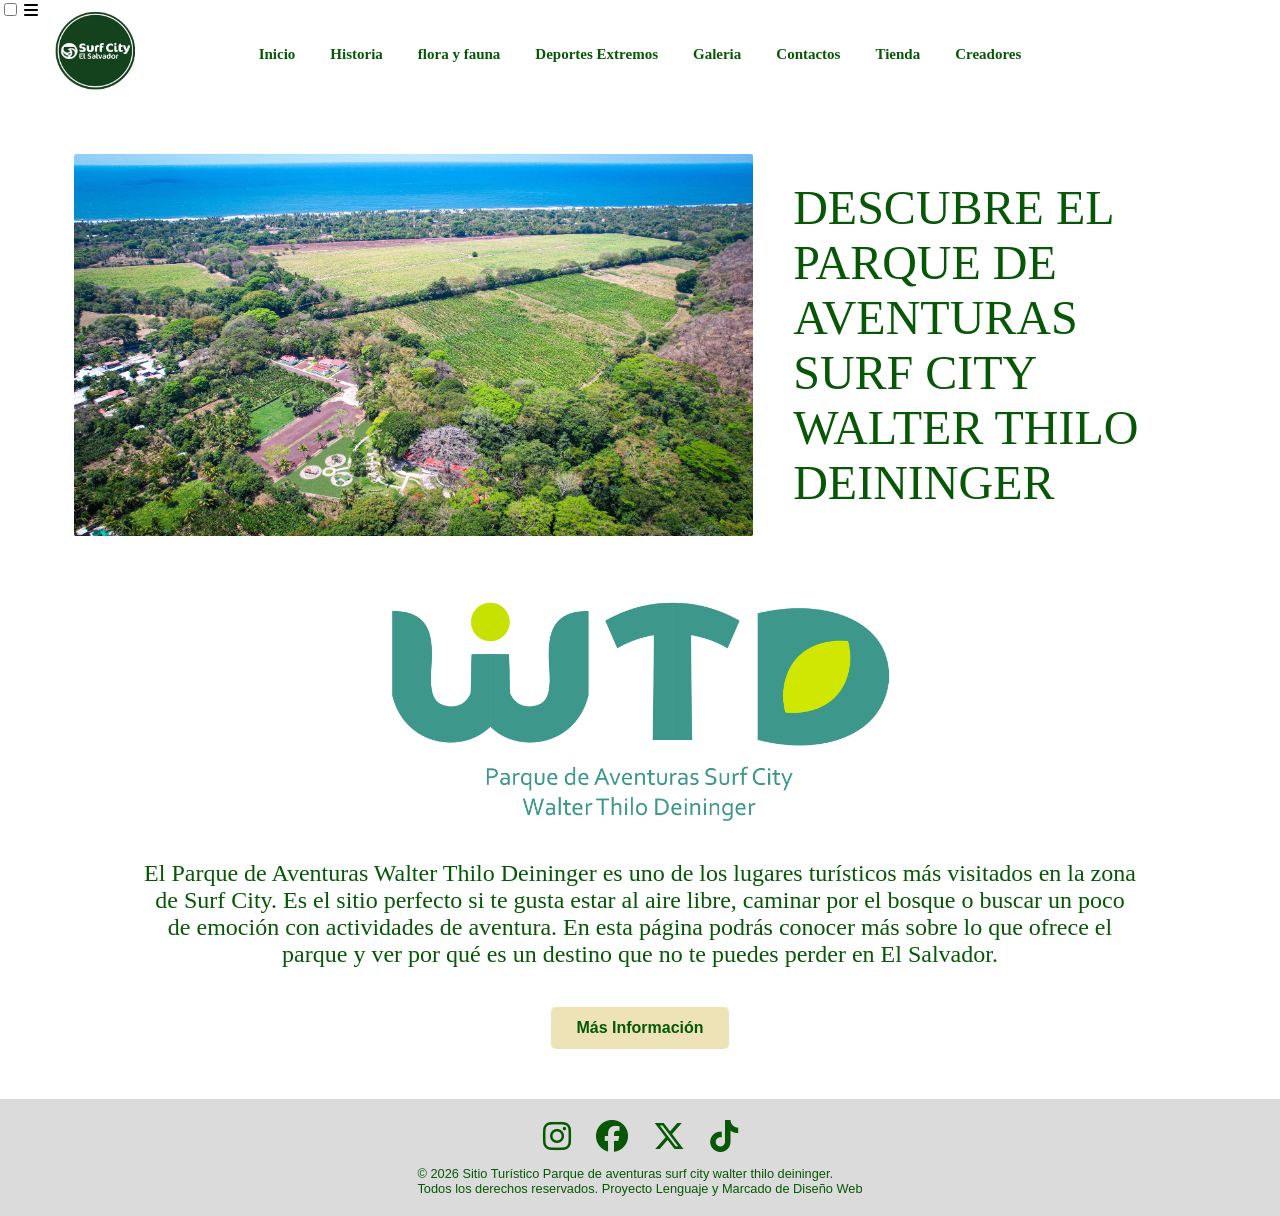
<file: index.html>
<!DOCTYPE html>
<html lang="en">
<head>
    <meta charset="UTF-8">
    <meta name="viewport" content="width=device-width, initial-scale=1.0 user-scalable=no">
    <link rel="stylesheet" href="css\inicio.css">
    <!--libreria de iconos-->
    <link rel="stylesheet" href="https://cdnjs.cloudflare.com/ajax/libs/font-awesome/6.5.0/css/all.min.css">
    <title>Parque de Aventuras Surf City Walter Thilo Deininger</title>
</head>
<!---Grupo de trabajo: 
    -jonathan solis SC262227
    -Paola Valdéz VR261803
    -Marcos ayala AP260351
    -Carlos Azucena AA260854
    -Cristian Menjivar LM260115
    -->

<body id="fondo_portada">
 
    <!-- Menú de Navegacion -->
    <header>
        <nav>   
            <img src="img\iconosurfcity3.png" class="logo">       
            <!--  boton de hamburguesa -->
            <input type="checkbox" id="check-menu">
            <label for="check-menu" class="btn-menu">
                <i class="fa-solid fa-bars"></i>
            </label>
            <ul>
                <li><a class="menu1" href="index.html"> Inicio</a></li>
                <li><a class="menu1" href="acerca_de.html"> Historia</a></li>
                <li><a class="menu1" href="flora_fauna.html"> flora y fauna</a></li>
                <li><a class="menu1" href="deportes extremos.html"> Deportes Extremos</a></li>
                <li><a class="menu1" href="galeria.html"> Galeria</a></li>
                <li><a class="menu1" href="contactos.html"> Contactos</a></li>
                <li><a class="menu1" href="tienda.html"> Tienda</a></li>
                <li><a class="menu1" href="creadores.html"> Creadores</a></li>
            </ul>
        </nav>
    </header>
    <!-- Seccion Principal -->
    <main id="contenedor_icono">
        <section>
            <div class="contenedor_titulo">
                <img src="img\portada.jpg" class="imgtitulo">
                <p class="estilo_titulos">
                    DESCUBRE EL PARQUE DE AVENTURAS SURF CITY WALTER THILO DEININGER
                </p>
            </div>
            <img src="img\Negativo con texto.png" class="imgtitulo2">
            <p id="parrafo_principal">
                El Parque de Aventuras Walter Thilo Deininger es uno de los lugares turísticos más visitados 
                en la zona de Surf City. Es el sitio perfecto si te gusta estar al aire libre, caminar por el bosque
                 o buscar un poco de emoción con actividades de aventura. En esta página podrás conocer 
                 más sobre lo que ofrece el parque y ver por qué es un destino que no te puedes perder en El Salvador.

            </p>
            <a href="acerca_de.html"><button>Más Información</button></a>
        </section>
    </main>

    <!-- aqui va el footer -->
   <footer>
    <div class="footer-redes">
        <a href="https://www.instagram.com/parquewtd/" target="_blank"><i class="fa-brands fa-instagram"></i></a>
        <a href="https://www.facebook.com/parquewtd/?locale=es_LA" target="_blank"><i class="fa-brands fa-facebook"></i></a>
        <a href="https://x.com/surfcity" target="_blank"><i class="fa-brands fa-x-twitter"></i></a>
        <a href="https://www.tiktok.com/@surfcity" target="_blank"><i class="fa-brands fa-tiktok"></i></a>
    </div>
    <p>&copy; 2026 Sitio Turístico Parque de aventuras surf city walter thilo deininger. <br> 
       Todos los derechos reservados. Proyecto Lenguaje y Marcado de Diseño Web</p>
</footer>
    
</body>
</html>
</file>
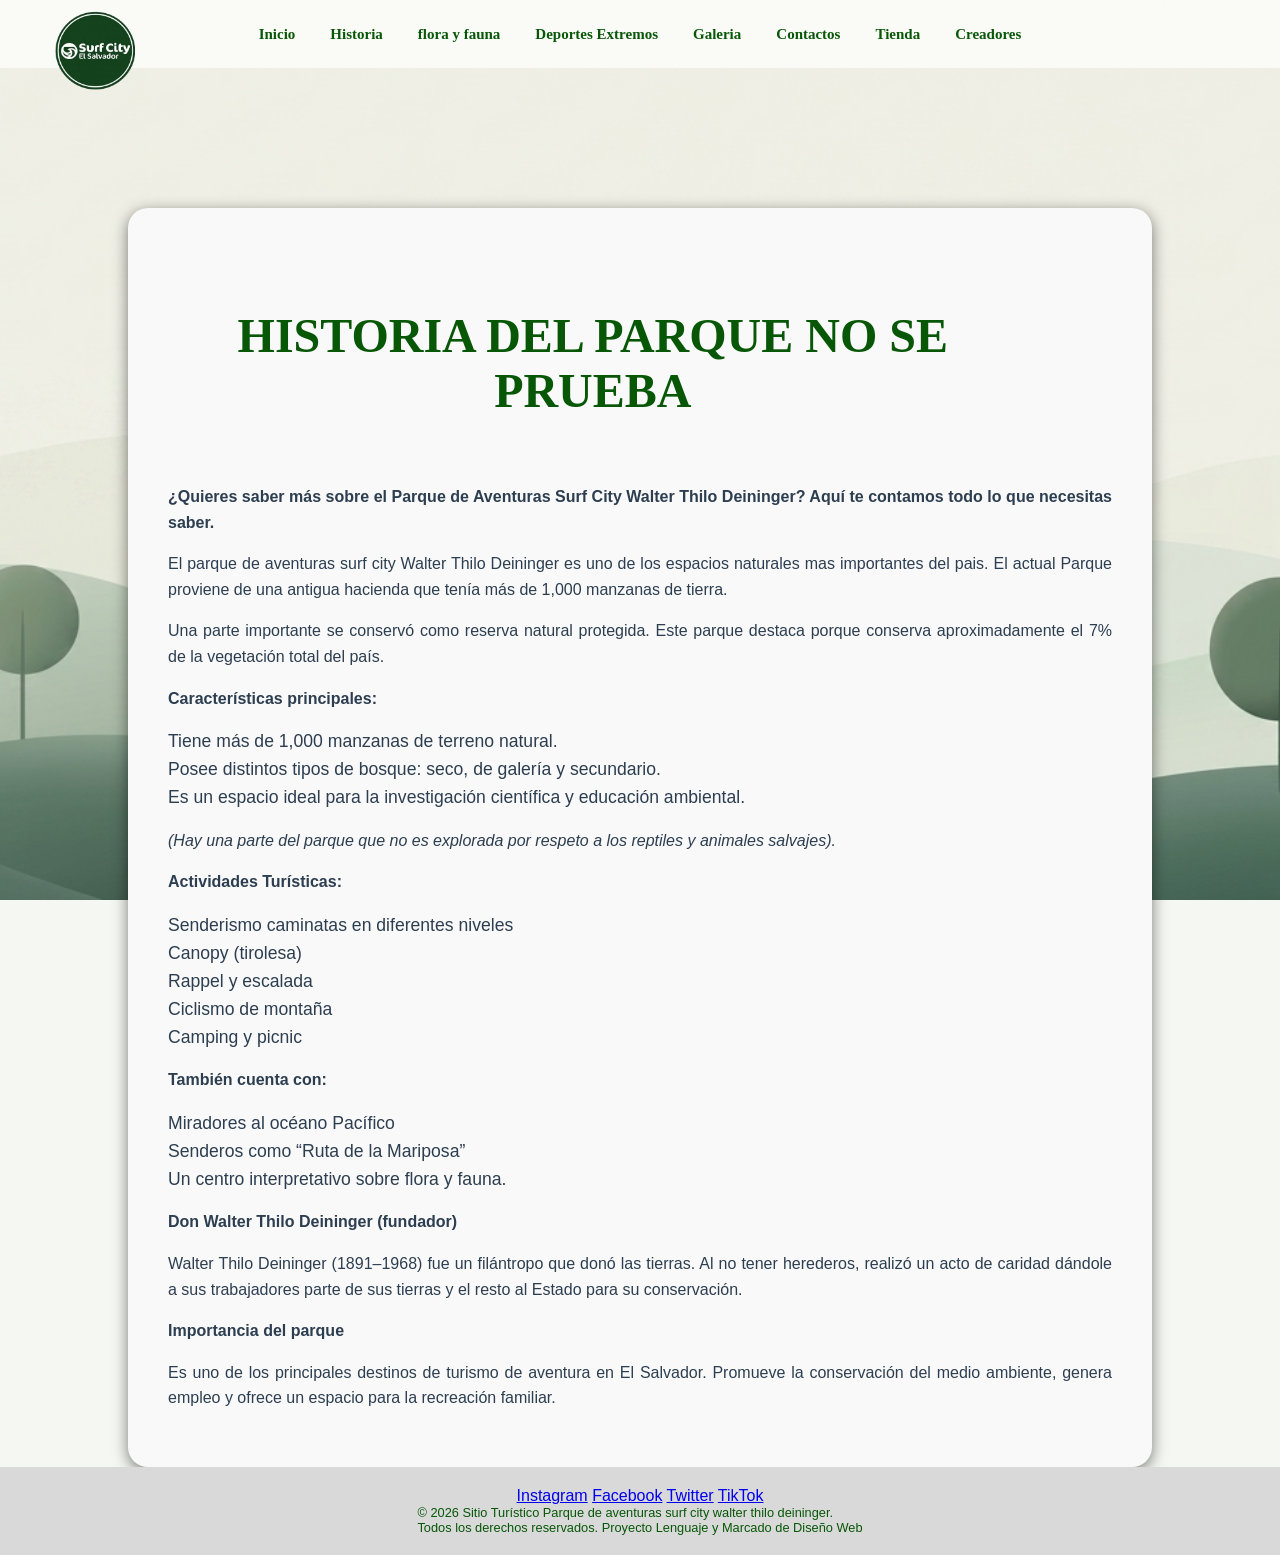
<file: acerca_de.html>
<!DOCTYPE html>
<html lang="es">
<head>
    <meta charset="UTF-8">
    <meta name="viewport" content="width=device-width, initial-scale=1.0">
    <link rel="stylesheet" href="css/inicio.css">
    <link rel="stylesheet" href="css/acercade.css">
    <title>Parque de Aventuras Surf City Walter Thilo Deininger</title>
</head>

<body id="fondo_portada">

    <header>
        <nav>   
            <img src="img\iconosurfcity3.png" class="logo">       
            
            <input type="checkbox" id="verificacion_menu">
            <label for="verificacion_menu" class="boton_menu">
                <span class="linea_hamburguesa"></span>
                <span class="linea_hamburguesa"></span>
                <span class="linea_hamburguesa"></span>
            </label>
            
            <ul class="lista_navegacion">
                <li><a class="menu1" href="index.html"> Inicio</a></li>
                <li><a class="menu1" href="acerca_de.html"> Historia</a></li>
                <li><a class="menu1" href="flora_fauna.html"> flora y fauna</a></li>
                <li><a class="menu1" href="deportes extremos.html"> Deportes Extremos</a></li>
                <li><a class="menu1" href="galeria.html"> Galeria</a></li>
                <li><a class="menu1" href="contactos.html"> Contactos</a></li>
                <li><a class="menu1" href="tienda.html"> Tienda</a></li>
                <li><a class="menu1" href="creadores.html"> Creadores</a></li>
            </ul>
        </nav>
    </header>

    <main id="contenedor_icono">
        <section class="tarjeta_historia">
            <h1 class="estilo_titulos">Historia del parque no se prueba
            </h1>
            
            <div class="pregunta">
                <p><strong>¿Quieres saber más sobre el Parque de Aventuras Surf City Walter Thilo Deininger? Aquí te contamos todo lo que necesitas saber.</strong></p>
                
                <p>El parque de aventuras surf city Walter Thilo Deininger es uno de los espacios naturales mas importantes del pais. El actual Parque proviene de una antigua hacienda que tenía más de 1,000 manzanas de tierra.</p>
                
                <p>Una parte importante se conservó como reserva natural protegida. Este parque destaca porque conserva aproximadamente el 7% de la vegetación total del país.</p>

                <p><strong>Características principales:</strong></p>
                <ul>
                    <li>Tiene más de 1,000 manzanas de terreno natural.</li> 
                    <li>Posee distintos tipos de bosque: seco, de galería y secundario.</li>
                    <li>Es un espacio ideal para la investigación científica y educación ambiental.</li>
                </ul>
                
                <p><em>(Hay una parte del parque que no es explorada por respeto a los reptiles y animales salvajes).</em></p>
                
                <p><strong>Actividades Turísticas:</strong></p>
                <ul> 
                    <li>Senderismo caminatas en diferentes niveles</li>
                    <li>Canopy (tirolesa)</li>
                    <li>Rappel y escalada</li>
                    <li>Ciclismo de montaña</li>
                    <li>Camping y picnic</li>
                </ul>

                <p><strong>También cuenta con:</strong></p>
                <ul>
                    <li>Miradores al océano Pacífico</li>
                    <li>Senderos como “Ruta de la Mariposa”</li>
                    <li>Un centro interpretativo sobre flora y fauna.</li>
                </ul>

                <p><strong>Don Walter Thilo Deininger (fundador)</strong></p>
                <p>Walter Thilo Deininger (1891–1968) fue un filántropo que donó las tierras. Al no tener herederos, realizó un acto de caridad dándole a sus trabajadores parte de sus tierras y el resto al Estado para su conservación.</p>
                
                <p><strong>Importancia del parque</strong></p>
                <p>Es uno de los principales destinos de turismo de aventura en El Salvador. Promueve la conservación del medio ambiente, genera empleo y ofrece un espacio para la recreación familiar.</p>
            </div>
        </section>
    </main>

    <footer>
        <div class="footer_redes">
            <a href="https://www.instagram.com/parquewtd/" target="_blank">Instagram</a>
            <a href="https://www.facebook.com/parquewtd/?locale=es_LA" target="_blank">Facebook</a>
            <a href="https://x.com/surfcity" target="_blank">Twitter</a>
            <a href="https://www.tiktok.com/@surfcity" target="_blank">TikTok</a>
        </div>
        <p>&copy; 2026 Sitio Turístico Parque de aventuras surf city walter thilo deininger. <br> 
           Todos los derechos reservados. Proyecto Lenguaje y Marcado de Diseño Web</p>
    </footer>
    
</body>
</html>
</file>
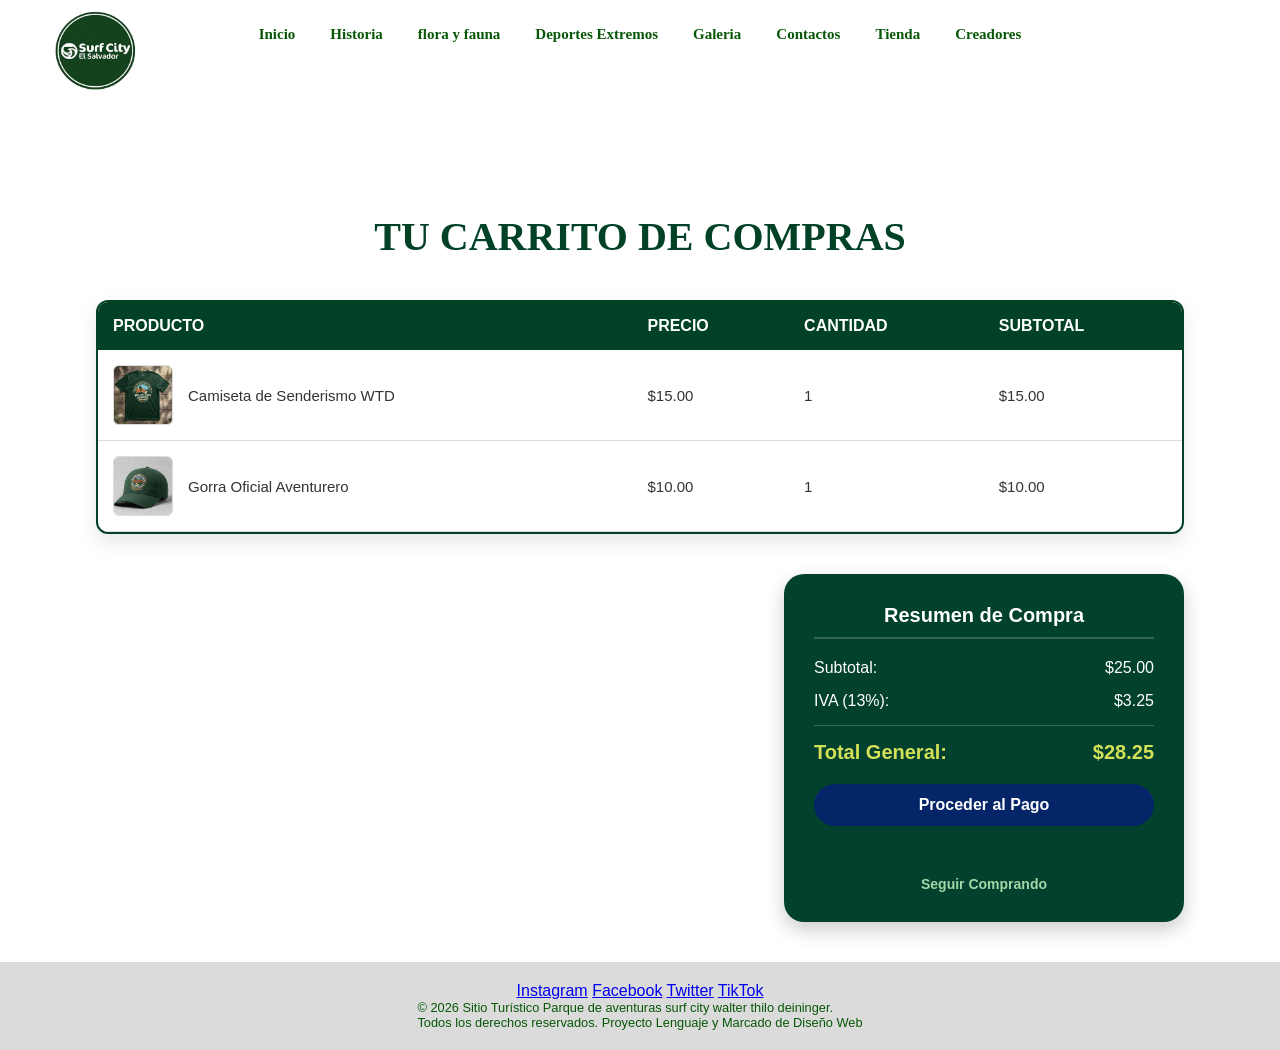
<file: carrito.html>
<!DOCTYPE html>
<html lang="es">
<head>
    <meta charset="UTF-8">
    <meta name="viewport" content="width=device-width, initial-scale=1.0">
    <link rel="stylesheet" href="css/inicio.css">
    <link rel="stylesheet" href="css/carrito_estilos.css">
    <link rel="stylesheet" href="https://cloudflare.com">
    <title>Carrito de Compras - Parque Walter Thilo Deininger</title>
</head>

<body id="fondo_portada">
    <header>
        <nav>   
            <img src="img\iconosurfcity3.png" class="logo">       
            
            <input type="checkbox" id="verificacion_menu">
            <label for="verificacion_menu" class="boton_menu">
                <span class="linea_hamburguesa"></span>
                <span class="linea_hamburguesa"></span>
                <span class="linea_hamburguesa"></span>
            </label>
            
            <ul class="lista_navegacion">
                <li><a class="menu1" href="index.html"> Inicio</a></li>
                <li><a class="menu1" href="acerca_de.html"> Historia</a></li>
                <li><a class="menu1" href="flora_fauna.html"> flora y fauna</a></li>
                <li><a class="menu1" href="deportes extremos.html"> Deportes Extremos</a></li>
                <li><a class="menu1" href="galeria.html"> Galeria</a></li>
                <li><a class="menu1" href="contactos.html"> Contactos</a></li>
                <li><a class="menu1" href="tienda.html"> Tienda</a></li>
                <li><a class="menu1" href="creadores.html"> Creadores</a></li>
            </ul>
        </nav>
    </header>   

    <main id="contenedor_icono">
        <section class="seccion_carrito">
            <h1 class="titulo_carrito">Tu Carrito de Compras</h1>
            
            <div class="contenedor_tabla_carrito">
                <table class="tabla_carrito">
                    <thead>
                        <tr>
                            <th>Producto</th>
                            <th>Precio</th>
                            <th>Cantidad</th>
                            <th>Subtotal</th>
                        </tr>
                    </thead>
                    <tbody>
                        <tr>
                            <td>
                                <div class="celda_producto">
                                    <div class="mini_foto" id="mini_1"></div>
                                    <span>Camiseta de Senderismo WTD</span>
                                </div>
                            </td>
                            <td>$15.00</td>
                            <td>1</td>
                            <td>$15.00</td>
                        </tr>
                        <tr>
                            <td>
                                <div class="celda_producto">
                                    <div class="mini_foto" id="mini_2"></div>
                                    <span>Gorra Oficial Aventurero</span>
                                </div>
                            </td>
                            <td>$10.00</td>
                            <td>1</td>
                            <td>$10.00</td>
                        </tr>
                    </tbody>
                </table>
            </div>

            <div class="contenedor_resumen_pago">
                <div class="cuadro_resumen">
                    <h3>Resumen de Compra</h3>
                    <div class="fila_resumen">
                        <span>Subtotal:</span>
                        <span>$25.00</span>
                    </div>
                    <div class="fila_resumen">
                        <span>IVA (13%):</span>
                        <span>$3.25</span>
                    </div>
                    <hr class="linea_division">
                    <div class="fila_resumen total_pago">
                        <span>Total General:</span>
                        <span>$28.25</span>
                    </div>
                    <button class="boton_pagar" type="button">Proceder al Pago</button>
                    <a href="tienda.html" class="enlace_regresar">Seguir Comprando</a>
                </div>
            </div>
        </section>
    </main>

    <footer>
        <div class="footer_redes">
            <a href="https://instagram.com" target="_blank">Instagram</a>
            <a href="https://facebook.com" target="_blank">Facebook</a>
            <a href="https://x.com" target="_blank">Twitter</a>
            <a href="https://tiktok.com" target="_blank">TikTok</a>
        </div>
        <p>&copy; 2026 Sitio Turístico Parque de aventuras surf city walter thilo deininger. <br> Todos los derechos reservados. Proyecto Lenguaje y Marcado de Diseño Web</p>
    </footer>
</body>
</html>
</file>
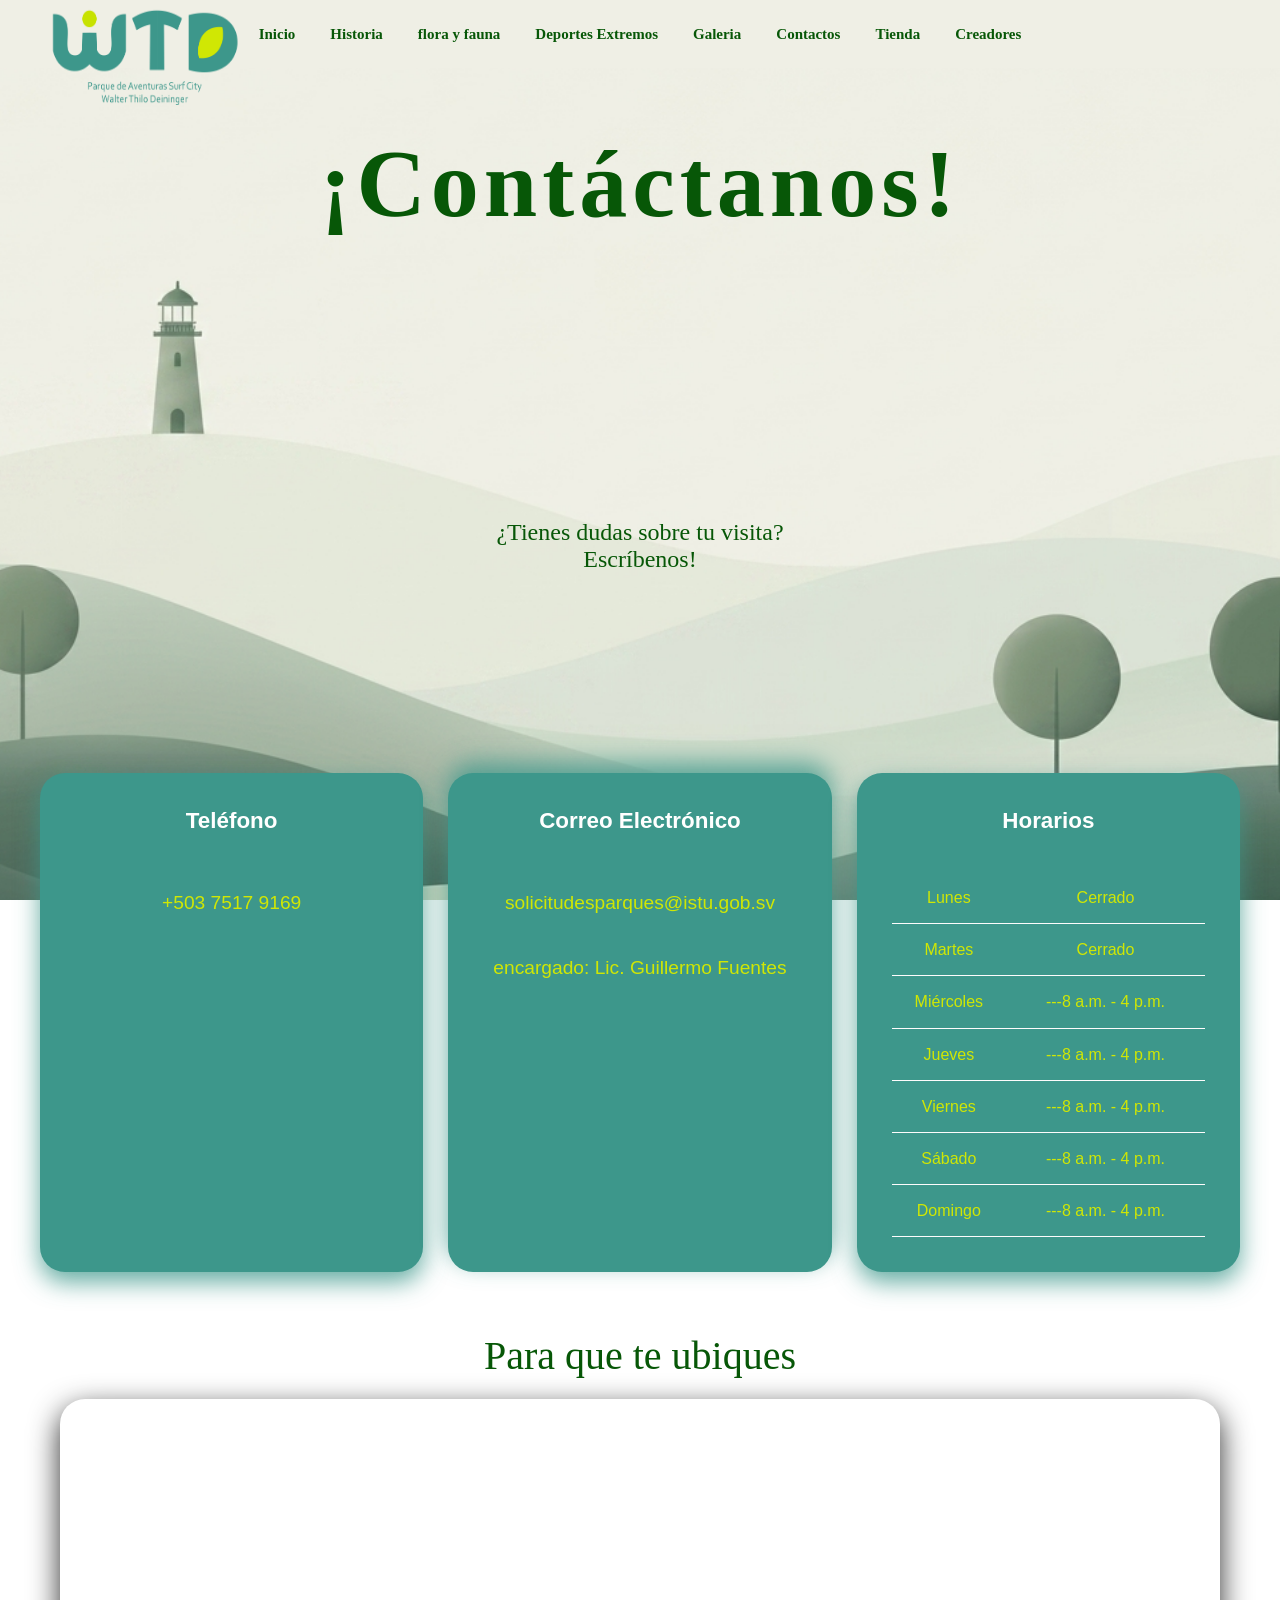
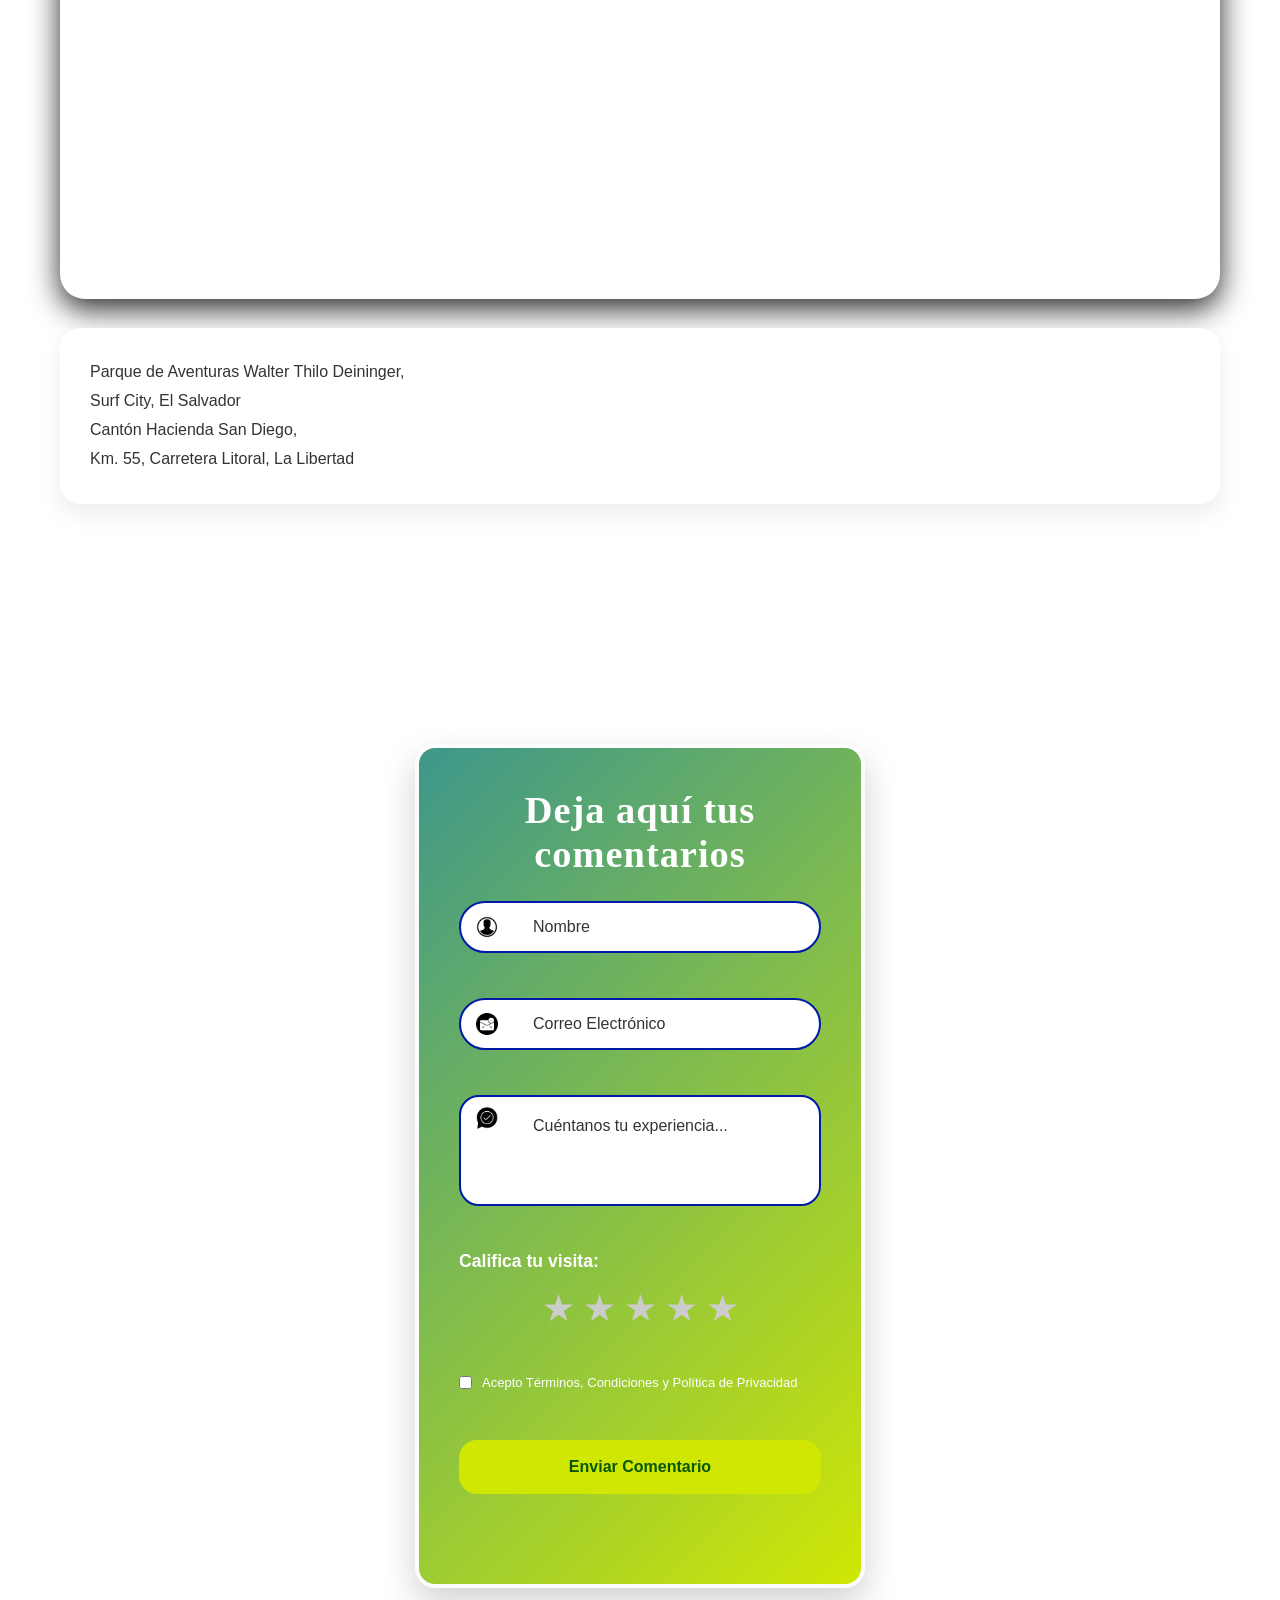
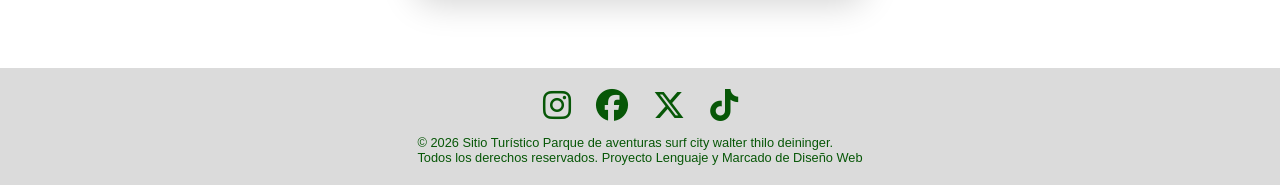
<file: contactos.html>
<!DOCTYPE html>
<html lang="es">
<head>
    <meta charset="UTF-8">
    <meta name="viewport" content="width=device-width, initial-scale=1.0">
    <link rel="stylesheet" href="css/inicio.css">
    <link rel="stylesheet" href="css/contactos.css">
    <link rel="stylesheet" href="css/form_estilo.css"> <link rel="stylesheet" href="https://cdnjs.cloudflare.com/ajax/libs/font-awesome/6.5.0/css/all.min.css">
    <title>Parque de Aventuras Surf City Walter Thilo Deininger</title>
</head>

<body id="fondo_portada">
       <header>
        <nav>   
            <img src="img/Negativo con texto.png" class="logo2" alt="Logo Parque">   
            
            <input type="checkbox" id="verificacion_menu">
            <label for="verificacion_menu" class="boton_menu">
                <span class="linea_hamburguesa"></span>
                <span class="linea_hamburguesa"></span>
                <span class="linea_hamburguesa"></span>
            </label>
            
            <ul class="lista_navegacion">
                <li><a class="menu1" href="index.html"> Inicio</a></li>
                <li><a class="menu1" href="acerca_de.html"> Historia</a></li>
                <li><a class="menu1" href="flora_fauna.html"> flora y fauna</a></li>
                <li><a class="menu1" href="deportes extremos.html"> Deportes Extremos</a></li>
                <li><a class="menu1" href="galeria.html"> Galeria</a></li>
                <li><a class="menu1" href="contactos.html"> Contactos</a></li>
                <li><a class="menu1" href="tienda.html"> Tienda</a></li>
                <li><a class="menu1" href="creadores.html"> Creadores</a></li>
            </ul>
        </nav>
    </header>
    
        <section class="contacto">
            <h1>¡Contáctanos!</h1>
            <p class="pregunta">¿Tienes dudas sobre tu visita? <br>Escríbenos!</p>
        </section>
          
    <main id="contenedor_icono">
          
        <div class="contacto-dos">
            <section class="info">
                <div class="esetelefono">
                    <h3>Teléfono</h3>
                    <p><br>+503 7517 9169</p>
                </div>

                <div class="correo">
                    <h3>Correo Electrónico</h3>
                    <p>
                        <br>
                        solicitudesparques@istu.gob.sv 
                        <br>
                        <br>    
                        encargado: Lic. Guillermo Fuentes 
                    </p>
                </div>

                <div class="horarios">
                    <h3>Horarios</h3>
                    <div class="horarios-container">
                        <table>
                            <br>
                            <tr><td>Lunes</td><td>Cerrado</td></tr>
                        
                            <tr><td>Martes</td><td>Cerrado</td></tr>
                            
                            <tr><td>Miércoles</td><td>---8 a.m. - 4 p.m.</td></tr>
                            
                            <tr><td>Jueves</td><td>---8 a.m. - 4 p.m.</td></tr>
                            
                            <tr><td>Viernes</td><td>---8 a.m. - 4 p.m.</td></tr>
                            
                            <tr><td>Sábado</td><td>---8 a.m. - 4 p.m.</td></tr>
                            
                            <tr><td>Domingo</td><td>---8 a.m. - 4 p.m.</td></tr>
        
                        </table>
                    </div>
                </div>
            </section>
            
            <section class="ubicacion">
                <div class="mapa">
                    <p>Para que te ubiques</p>
                    <iframe src="https://www.google.com/maps/embed?pb=!1m18!1m12!1m3!1d3010.92098333842!2d-89.27201172491458!3d13.483671486880814!2m3!1f0!2f0!3f0!3m2!1i1024!2i768!4f13.1!3m3!1m2!1s0x8f7cd2f516b01409%3A0xb4a526204d35265d!2sParque%20de%20Aventuras%20Surf%20City%20Walter%20Thilo%20Deininger!5e1!3m2!1ses-419!2ssv!4v1773076901877!5m2!1ses-419!2ssv" width="600" height="450" style="border:0;" allowfullscreen="" loading="lazy" referrerpolicy="no-referrer-when-downgrade"></iframe>
                </div>
                
                <div class="direccion">
                    <p>
                        Parque de Aventuras Walter Thilo Deininger,<br> 
                        Surf City, El Salvador<br>
                        Cantón Hacienda San Diego,<br>
                        Km. 55, Carretera Litoral, La Libertad 
                    </p>
                </div>
            </section>
            
            <section class="seccion_formulario" style="width: 100%;">
            <div class="contenedor_formulario">
                <h2 class="titulo_formulario">Deja aquí tus comentarios</h2>
                
                <form action="formulario2.html" method="get" class="formulario_visita">
                    <div class="grupo_input">
                        <img src="img/icono-persona.png" alt="Icono" class="icono_campo">
                        <input type="text" id="nombre" pattern="^[a-zA-Z\s]+$" title="Solo se acepta letras" class="control" placeholder="Nombre" required />
                    </div>

                    <div class="grupo_input">
                        <img src="img/icono-correo.png" alt="Icono" class="icono_campo">
                        <input type="email" id="correo" pattern="[a-z0-9._%+-]+@[a-z0-9.-]+\.[a-z]{2,3}$" title="Formato de correo: NombreCorreo@dominio" class="control" placeholder="Correo Electrónico" required/>
                    </div>

                    <div class="grupo_input grupo_textarea">
                        <img src="img/icono-comentario.png" alt="Icono" class="icono_campo">
                        <textarea id="comentario" class="control" rows="4" maxlength="300" placeholder="Cuéntanos tu experiencia..." required></textarea>
                    </div>

                    <div class="contenedor_estrellas">

                        <p class="texto_calificacion">
                                Califica tu visita:
                        </p>

                            <div class="estrellas_rating">

                            <input type="radio" name="estrella" id="estrella5" value="5">
                            <label for="estrella5">★</label>

                                <input type="radio" name="estrella" id="estrella4" value="4">
                                <label for="estrella4">★</label>

                                <input type="radio" name="estrella" id="estrella3" value="3">
                                <label for="estrella3">★</label>

                                <input type="radio" name="estrella" id="estrella2" value="2">
                                <label for="estrella2">★</label>

                                <input type="radio" name="estrella" id="estrella1" value="1">
                                <label for="estrella1">★</label>

                            </div>

                    </div>

                    <div class="grupo_terminos">

                    <input type="checkbox" id="terminos_uso" required>

                            <label for="terminos_uso">
                                Acepto Términos, Condiciones y Política de Privacidad
                            </label>

                    </div>  

                    <button type="submit">Enviar Comentario</button>
                </form>
            </div>
        </section>
            
        </div>

    </main>
        

    <footer>
        <div class="footer-redes">
            <a href="https://www.instagram.com/parquewtd/" target="_blank"><i class="fa-brands fa-instagram"></i></a>
            <a href="https://www.facebook.com/parquewtd/?locale=es_LA" target="_blank"><i class="fa-brands fa-facebook"></i></a>
            <a href="https://x.com/surfcity" target="_blank"><i class="fa-brands fa-x-twitter"></i></a>
            <a href="https://www.tiktok.com/@surfcity" target="_blank"><i class="fa-brands fa-tiktok"></i></a>
        </div>
        <p>&copy; 2026 Sitio Turístico Parque de aventuras surf city walter thilo deininger. <br> 
           Todos los derechos reservados. Proyecto Lenguaje y Marcado de Diseño Web</p>
    </footer>
    
</body>
</html>
</file>
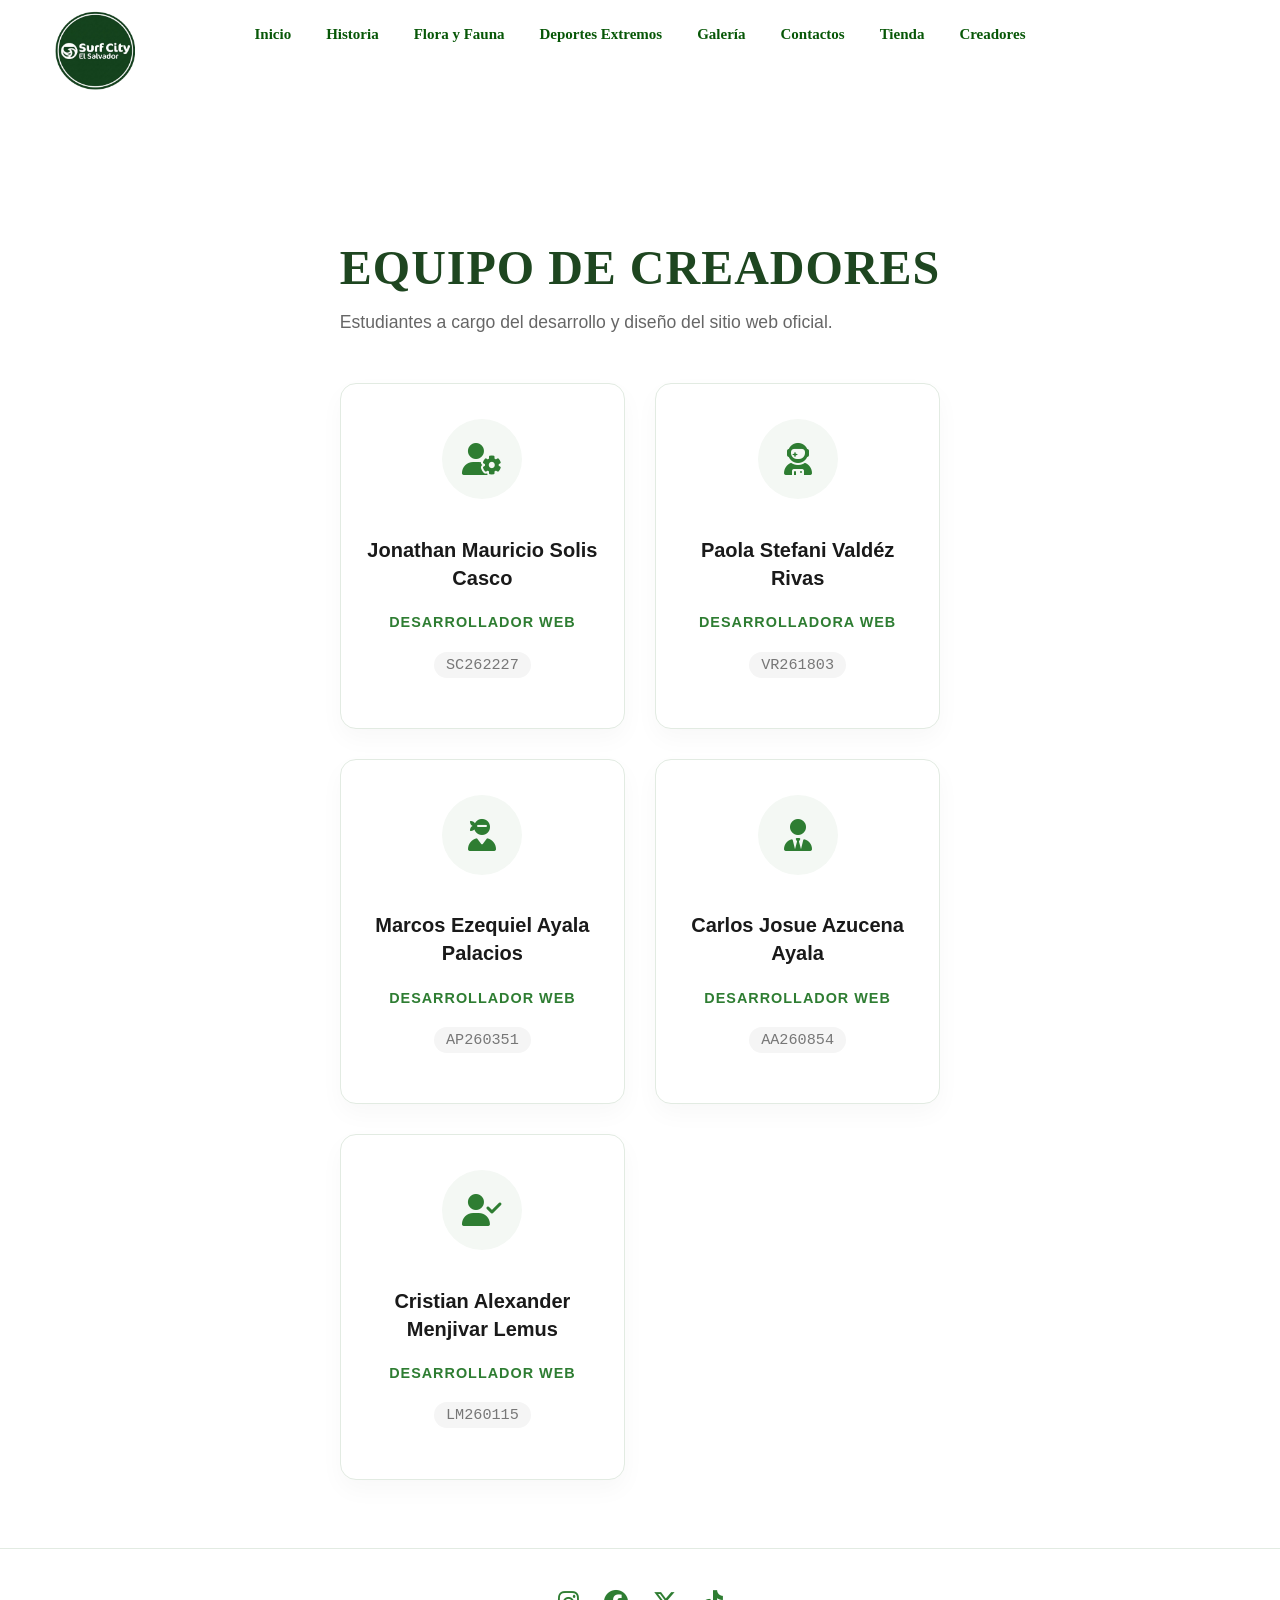
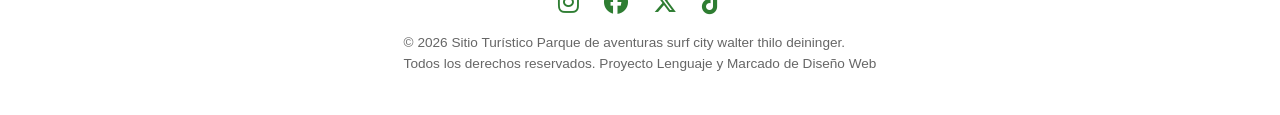
<file: creadores.html>
<!DOCTYPE html>
<html lang="es">
<head>
    <meta charset="UTF-8">
    <meta name="viewport" content="width=device-width, initial-scale=1.0">
    <link rel="stylesheet" href="css/inicio.css">
    <link rel="stylesheet" href="css/creadores.css">
    <link rel="stylesheet" href="https://cdnjs.cloudflare.com/ajax/libs/font-awesome/6.5.0/css/all.min.css">
    <title>Creadores - Parque Walter Thilo Deininger</title>
</head>
<body id="fondo_portada">

    <header>
        <nav>   
            <img src="img/iconosurfcity3.png" class="logo">       
            
            <input type="checkbox" id="verificacion_menu">
            <label for="verificacion_menu" class="boton_menu">
                <span class="linea_hamburguesa"></span>
                <span class="linea_hamburguesa"></span>
                <span class="linea_hamburguesa"></span>
            </label>
            
            <ul class="lista_navegacion">
                <li><a class="menu1" href="index.html">Inicio</a></li>
                <li><a class="menu1" href="acerca_de.html">Historia</a></li>
                <li><a class="menu1" href="flora_fauna.html">Flora y Fauna</a></li>
                <li><a class="menu1" href="deportes extremes.html">Deportes Extremos</a></li>
                <li><a class="menu1" href="galeria.html">Galería</a></li>
                <li><a class="menu1" href="contactos.html">Contactos</a></li>
                <li><a class="menu1" href="tienda.html">Tienda</a></li>
                <li><a class="menu1" href="creadores.html">Creadores</a></li>
            </ul>
        </nav>
    </header>

    <main>
        <section class="seccion-creadores">
            <h1>Equipo de Creadores</h1>
            <p class="subtitulo">Estudiantes a cargo del desarrollo y diseño del sitio web oficial.</p>

            <div class="contenedor-tarjetas">
                
                <div class="tarjeta-usuario">
                    <div class="icono-usuario"><i class="fa-solid fa-user-gear"></i></div>
                    <h2>Jonathan Mauricio Solis Casco</h2>
                    <p class="rol">Desarrollador Web</p>
                    <p class="carne">SC262227</p>
                </div>

                <div class="tarjeta-usuario">
                    <div class="icono-usuario"><i class="fa-solid fa-user-astronaut"></i></div>
                    <h2>Paola Stefani Valdéz Rivas</h2>
                    <p class="rol">Desarrolladora Web</p>
                    <p class="carne">VR261803</p>
                </div>

                <div class="tarjeta-usuario">
                    <div class="icono-usuario"><i class="fa-solid fa-user-ninja"></i></div>
                    <h2>Marcos Ezequiel Ayala Palacios</h2>
                    <p class="rol">Desarrollador Web</p>
                    <p class="carne">AP260351</p>
                </div>

                <div class="tarjeta-usuario">
                    <div class="icono-usuario"><i class="fa-solid fa-user-tie"></i></div>
                    <h2>Carlos Josue Azucena Ayala</h2>
                    <p class="rol">Desarrollador Web</p>
                    <p class="carne">AA260854</p>
                </div>

                <div class="tarjeta-usuario">
                    <div class="icono-usuario"><i class="fa-solid fa-user-check"></i></div>
                    <h2>Cristian Alexander Menjivar Lemus</h2>
                    <p class="rol">Desarrollador Web</p>
                    <p class="carne">LM260115</p>
                </div>

            </div>
        </section>
    </main>

    <footer>
        <div class="footer-redes">
            <a href="https://www.instagram.com/parquewtd/" target="_blank"><i class="fa-brands fa-instagram"></i></a>
            <a href="https://www.facebook.com/parquewtd/?locale=es_LA" target="_blank"><i class="fa-brands fa-facebook"></i></a>
            <a href="https://x.com/surfcity" target="_blank"><i class="fa-brands fa-x-twitter"></i></a>
            <a href="https://www.tiktok.com/@surfcity" target="_blank"><i class="fa-brands fa-tiktok"></i></a>
        </div>
        <p>&copy; 2026 Sitio Turístico Parque de aventuras surf city walter thilo deininger. <br> 
        Todos los derechos reservados. Proyecto Lenguaje y Marcado de Diseño Web</p>
    </footer>
    
</body>
</html>
</file>
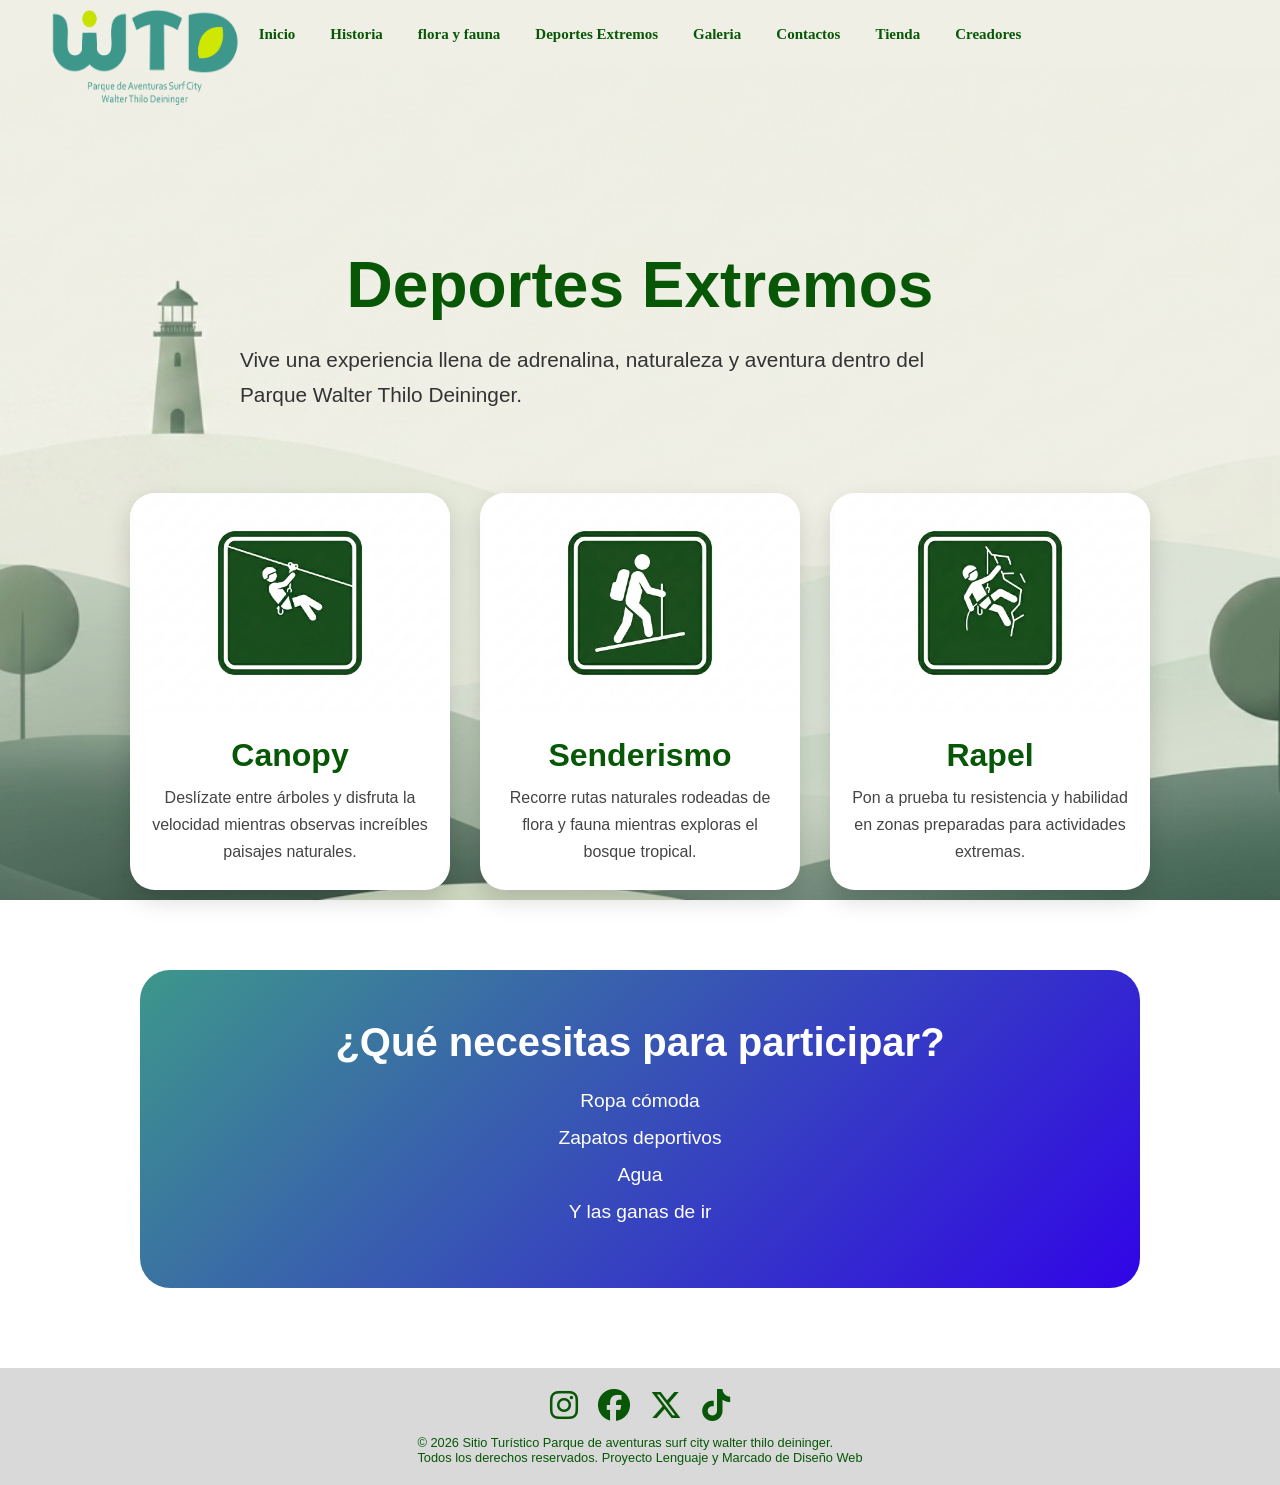
<file: deportes extremos.html>
<!DOCTYPE html>
<html lang="es">
<head>
    <meta charset="UTF-8">
    <meta name="viewport" content="width=device-width, initial-scale=1.0">

    <link rel="stylesheet" href="css\inicio.css">
    <link rel="stylesheet" href="css\deportes.css">

    <link rel="stylesheet" href="https://cdnjs.cloudflare.com/ajax/libs/font-awesome/6.5.0/css/all.min.css">

    <title>Deportes Extremos</title>
</head>

<body id="fondo_portada">

    <header>
        <nav>    
            <img src="img/Negativo con texto.png" class="logo2" alt="Logo Parque">       
            <ul>
                <li><a class="menu1" href="index.html"> Inicio</a></li>
                <li><a class="menu1" href="acerca_de.html"> Historia</a></li>
                <li><a class="menu1" href="flora_fauna.html"> flora y fauna</a></li>
                <li><a class="menu1" href="deportes extremos.html"> Deportes Extremos</a></li>
                <li><a class="menu1" href="galeria.html"> Galeria</a></li>
                <li><a class="menu1" href="contactos.html"> Contactos</a></li>
                <li><a class="menu1" href="tienda.html"> Tienda</a></li>
                <li><a class="menu1" href="creadores.html"> Creadores</a></li>
                
            </ul>
        </nav>
    </header>

    <main class="contenedor_deportes">

        <section class="portada_deportes">

            <h1>Deportes Extremos</h1>

            <p>
                Vive una experiencia llena de adrenalina, naturaleza y aventura                
                dentro del
                <br> 
                Parque Walter Thilo Deininger.
            </p>

        </section>

        <section class="contenedor_tarjetas">

            <div class="tarjeta_deporte">

                <img src="img\Gemini_Generated_Image_7mofw97mofw97mof.png" alt="Canopy">

                <h2>Canopy</h2>

                <p>
                    Deslízate entre árboles y disfruta la velocidad
                    mientras observas increíbles paisajes naturales.
                </p>

            </div>

            <div class="tarjeta_deporte">

                <img src="img\senderismogemy.png" alt="Senderismo">

                <h2>Senderismo</h2>

                <p>
                    Recorre rutas naturales rodeadas de flora y fauna
                    mientras exploras el bosque tropical.
                </p>

            </div>

            <div class="tarjeta_deporte">

                <img src="img\RAPEL.png" alt="Escalada">

                <h2>Rapel</h2>

                <p>
                    Pon a prueba tu resistencia y habilidad en zonas
                    preparadas para actividades extremas.
                </p>

            </div>

        </section>

        <section class="info_extra">

            <h2>¿Qué necesitas para participar?</h2>

            <ul>
                <li>Ropa cómoda</li>
                <li>Zapatos deportivos</li>
                <li>Agua</li>
                <li>Y las ganas de ir</li>
            </ul>

        </section>

    </main>

    <footer>
        <div class="footer-redes">
            <a href="https://www.instagram.com/parquewtd/" target="_blank"><i class="fa-brands fa-instagram"></i></a>
            <a href="https://www.facebook.com/parquewtd/?locale=es_LA" target="_blank"><i class="fa-brands fa-facebook"></i></a>
            <a href="https://x.com/surfcity" target="_blank"><i class="fa-brands fa-x-twitter"></i></a>
            <a href="https://www.tiktok.com/@surfcity" target="_blank"><i class="fa-brands fa-tiktok"></i></a>
        </div>

        <p>
            &copy; 2026 Sitio Turístico Parque de aventuras surf city walter thilo deininger.
            <br> 
            Todos los derechos reservados. Proyecto Lenguaje y Marcado de Diseño Web
        </p>
    </footer>

</body>
</html>
</file>
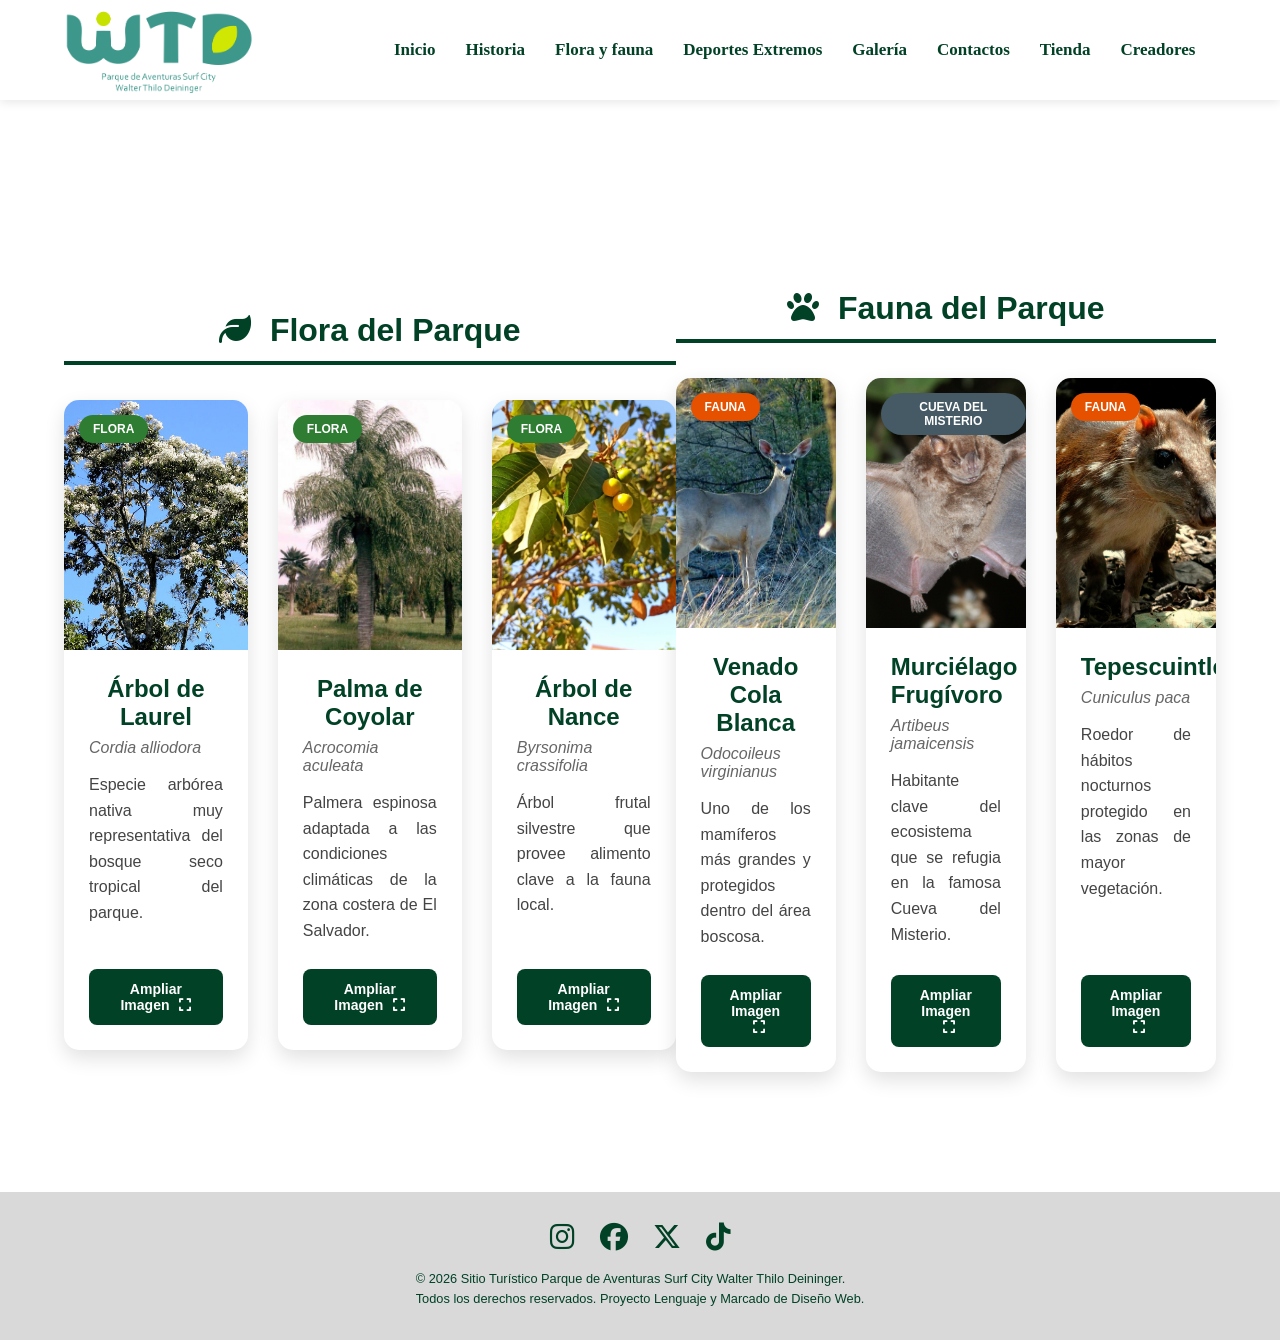
<file: flora_fauna.html>
<!DOCTYPE html>
<html lang="es">
<head>
    <meta charset="UTF-8">
    <meta name="viewport" content="width=device-width, initial-scale=1.0">

    <!-- CSS -->
    <link rel="stylesheet" href="css/inicio.css">
    <link rel="stylesheet" href="css/flora_fauna.css">

    <!-- Font Awesome -->
    <link rel="stylesheet"
    href="https://cdnjs.cloudflare.com/ajax/libs/font-awesome/6.5.0/css/all.min.css">

    <title>Parque de Aventuras Surf City Walter Thilo Deininger</title>
</head>

<body id="fondo_portada">

    <!-- HEADER -->
    <header>

        <nav>

            <img src="img/Negativo con texto.png"
            class="logo3"
            alt="Logo Parque">

            <ul class="lista_navegacion">

                <li>
                    <a class="menu1" href="index.html">Inicio</a>
                </li>

                <li>
                    <a class="menu1" href="acerca_de.html">Historia</a>
                </li>

                <li>
                    <a class="menu1" href="flora_fauna.html">Flora y fauna</a>
                </li>

                <li>
                    <a class="menu1" href="deportes extremos.html">
                        Deportes Extremos
                    </a>
                </li>

                <li>
                    <a class="menu1" href="galeria.html">Galería</a>
                </li>

                <li>
                    <a class="menu1" href="contactos.html">Contactos</a>
                </li>

                <li>
                    <a class="menu1" href="tienda.html">Tienda</a>
                </li>

                <li>
                    <a class="menu1" href="creadores.html">Creadores</a>
                </li>

            </ul>

        </nav>

    </header>

    <!-- CONTENIDO PRINCIPAL -->
    <main class="bloque_principal">

        <!-- FLORA -->
        <section class="bloque_seccion">

            <h2 class="titulo_seccion">
                <i class="fa-solid fa-leaf"></i>
                Flora del Parque
            </h2>

            <div class="cuadricula_naturaleza">

                <!-- TARJETA 1 -->
                <div class="tarjeta_naturaleza">

                    <div class="cuadro_foto">

                        <img src="img/laurel.jpg"
                        alt="Árbol de Laurel">

                        <span class="etiqueta flora">
                            Flora
                        </span>

                    </div>

                    <div class="datos_tarjeta">

                        <h3>Árbol de Laurel</h3>

                        <p class="nombre_cientifico">
                            Cordia alliodora
                        </p>

                        <p class="descripcion">
                            Especie arbórea nativa muy representativa
                            del bosque seco tropical del parque.
                        </p>

                        <a href="#bio1" class="boton_agrandar">

                            Ampliar Imagen

                            <i class="fa-solid fa-expand"></i>

                        </a>

                    </div>

                </div>

                <!-- TARJETA 2 -->
                <div class="tarjeta_naturaleza">

                    <div class="cuadro_foto">

                        <img src="img/coyolar.jpg"
                        alt="Palma de Coyolar">

                        <span class="etiqueta flora">
                            Flora
                        </span>

                    </div>

                    <div class="datos_tarjeta">

                        <h3>Palma de Coyolar</h3>

                        <p class="nombre_cientifico">
                            Acrocomia aculeata
                        </p>

                        <p class="descripcion">
                            Palmera espinosa adaptada a las condiciones
                            climáticas de la zona costera de El Salvador.
                        </p>

                        <a href="#bio2" class="boton_agrandar">

                            Ampliar Imagen

                            <i class="fa-solid fa-expand"></i>

                        </a>

                    </div>

                </div>

                <!-- TARJETA 3 -->
                <div class="tarjeta_naturaleza">

                    <div class="cuadro_foto">

                        <img src="img/nance.jpg"
                        alt="Árbol de Nance">

                        <span class="etiqueta flora">
                            Flora
                        </span>

                    </div>

                    <div class="datos_tarjeta">

                        <h3>Árbol de Nance</h3>

                        <p class="nombre_cientifico">
                            Byrsonima crassifolia
                        </p>

                        <p class="descripcion">
                            Árbol frutal silvestre que provee alimento
                            clave a la fauna local.
                        </p>

                        <a href="#bio3" class="boton_agrandar">

                            Ampliar Imagen

                            <i class="fa-solid fa-expand"></i>

                        </a>

                    </div>

                </div>

            </div>

        </section>

        <!-- FAUNA -->
        <section class="bloque_seccion">

            <h2 class="titulo_seccion">
                <i class="fa-solid fa-paw"></i>
                Fauna del Parque
            </h2>

            <div class="cuadricula_naturaleza">

                <!-- TARJETA 4 -->
                <div class="tarjeta_naturaleza">

                    <div class="cuadro_foto">

                        <img src="img/venado.jpg"
                        alt="Venado Cola Blanca">

                        <span class="etiqueta fauna">
                            Fauna
                        </span>

                    </div>

                    <div class="datos_tarjeta">

                        <h3>Venado Cola Blanca</h3>

                        <p class="nombre_cientifico">
                            Odocoileus virginianus
                        </p>

                        <p class="descripcion">
                            Uno de los mamíferos más grandes y protegidos
                            dentro del área boscosa.
                        </p>

                        <a href="#bio4" class="boton_agrandar">

                            Ampliar Imagen

                            <i class="fa-solid fa-expand"></i>

                        </a>

                    </div>

                </div>

                <!-- TARJETA 5 -->
                <div class="tarjeta_naturaleza">

                    <div class="cuadro_foto">

                        <img src="img/murcielago.jpg"
                        alt="Murciélago Frugívoro">

                        <span class="etiqueta cueva">
                            Cueva del Misterio
                        </span>

                    </div>

                    <div class="datos_tarjeta">

                        <h3>Murciélago Frugívoro</h3>

                        <p class="nombre_cientifico">
                            Artibeus jamaicensis
                        </p>

                        <p class="descripcion">
                            Habitante clave del ecosistema que se refugia
                            en la famosa Cueva del Misterio.
                        </p>

                        <a href="#bio5" class="boton_agrandar">

                            Ampliar Imagen

                            <i class="fa-solid fa-expand"></i>

                        </a>

                    </div>

                </div>

                <!-- TARJETA 6 -->
                <div class="tarjeta_naturaleza">

                    <div class="cuadro_foto">

                        <img src="img/tepescuintle.jpg"
                        alt="Tepescuintle">

                        <span class="etiqueta fauna">
                            Fauna
                        </span>

                    </div>

                    <div class="datos_tarjeta">

                        <h3>Tepescuintle</h3>

                        <p class="nombre_cientifico">
                            Cuniculus paca
                        </p>

                        <p class="descripcion">
                            Roedor de hábitos nocturnos protegido
                            en las zonas de mayor vegetación.
                        </p>

                        <a href="#bio6" class="boton_agrandar">

                            Ampliar Imagen

                            <i class="fa-solid fa-expand"></i>

                        </a>

                    </div>

                </div>

            </div>

        </section>

    </main>

    <!-- IMÁGENES PANTALLA COMPLETA -->

    <div id="bio1" class="pantalla_completa">
        <a href="#!" class="boton_cerrar">×</a>
        <img src="img/laurel.jpg" alt="">
    </div>

    <div id="bio2" class="pantalla_completa">
        <a href="#!" class="boton_cerrar">×</a>
        <img src="img/coyolar.jpg" alt="">
    </div>

    <div id="bio3" class="pantalla_completa">
        <a href="#!" class="boton_cerrar">×</a>
        <img src="img/nance.jpg" alt="">
    </div>

    <div id="bio4" class="pantalla_completa">
        <a href="#!" class="boton_cerrar">×</a>
        <img src="img/venado.jpg" alt="">
    </div>

    <div id="bio5" class="pantalla_completa">
        <a href="#!" class="boton_cerrar">×</a>
        <img src="img/murcielago.jpg" alt="">
    </div>

    <div id="bio6" class="pantalla_completa">
        <a href="#!" class="boton_cerrar">×</a>
        <img src="img/tepescuintle.jpg" alt="">
    </div>

    <!-- FOOTER -->
    <footer>

        <div class="footer-redes">

            <a href="https://www.instagram.com/parquewtd/" target="_blank">
                <i class="fa-brands fa-instagram"></i>
            </a>

            <a href="https://www.facebook.com/parquewtd/?locale=es_LA"
            target="_blank">
                <i class="fa-brands fa-facebook"></i>
            </a>

            <a href="https://x.com/surfcity" target="_blank">
                <i class="fa-brands fa-x-twitter"></i>
            </a>

            <a href="https://www.tiktok.com/@surfcity" target="_blank">
                <i class="fa-brands fa-tiktok"></i>
            </a>

        </div>

        <p>
            &copy; 2026 Sitio Turístico Parque de Aventuras
            Surf City Walter Thilo Deininger.
            <br>
            Todos los derechos reservados.
            Proyecto Lenguaje y Marcado de Diseño Web.
        </p>

    </footer>

</body>
</html>
</file>
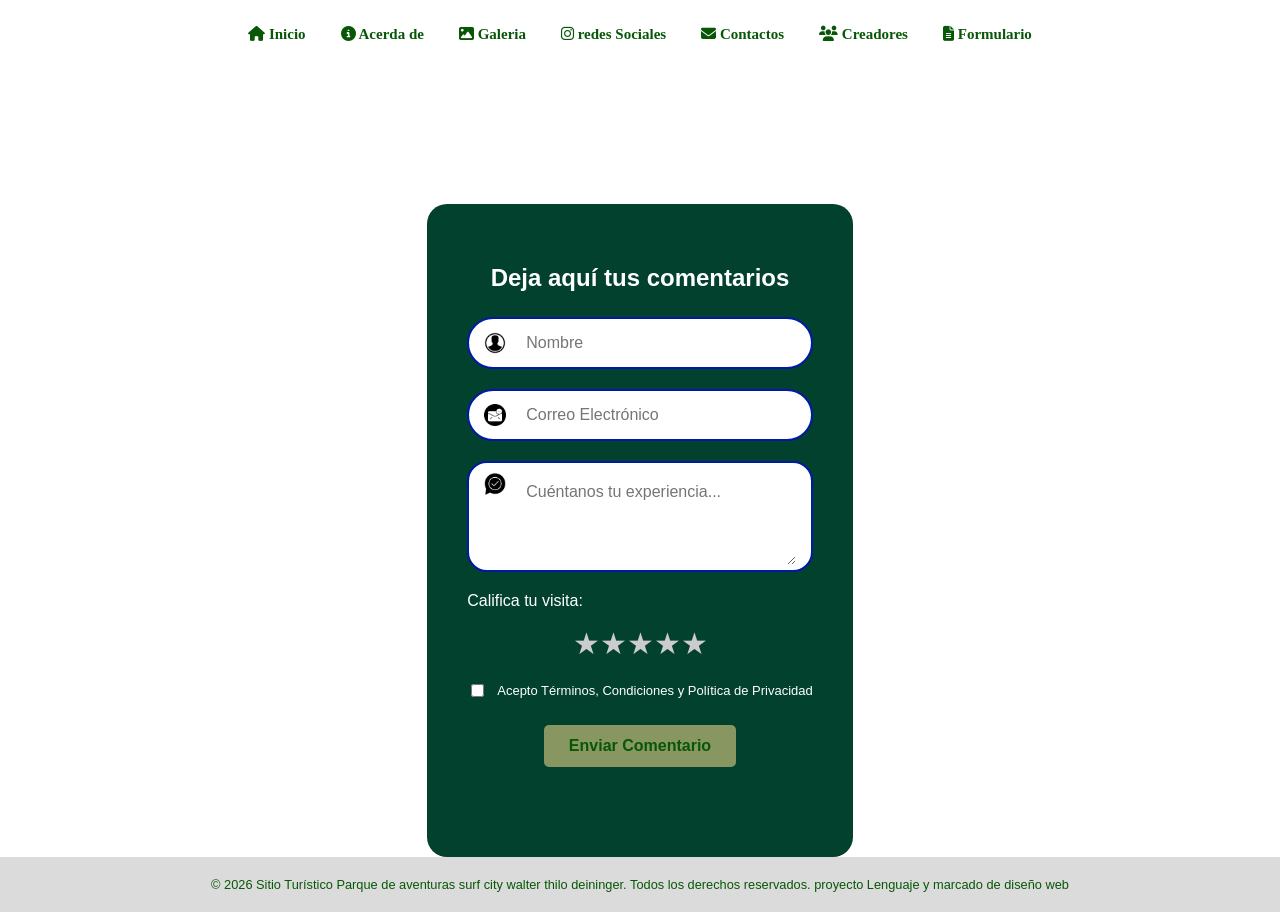
<file: formulario.html>
<!DOCTYPE html>
<html lang="en">
<head>
    <meta charset="UTF-8">
    <meta name="viewport" content="width=device-width, initial-scale=1.0">
    <link rel="stylesheet" href="css\inicio.css">
      <link rel="stylesheet" href="css/form_estilo.css">
    <!--libreria de iconos-->
    <link rel="stylesheet" href="https://cdnjs.cloudflare.com/ajax/libs/font-awesome/6.5.0/css/all.min.css">
    <title>Parque de Aventuras Surf City Walter Thilo Deininger</title>
</head>
<!---Grupo de trabajo: 
    -jonathan solis SC262227
    -Paola Valdéz VR261803
    -Marcos ayala AP260351
    -Carlos Azucena AA260854-->

<body id="fondo_portada">

    <!-- Menú de Navegacion -->
    <header>
        <nav>          
            <ul>
                <li><a class="menu1" href="index.html"><i class="fa-solid fa-house"></i> Inicio</a></li>
                <li><a class="menu1" href="acerca_de.html"><i class="fa-solid fa-circle-info"></i> Acerda de</a></li>
                <li><a class="menu1" href="galeria.html"><i class="fa-solid fa-image"></i> Galeria</a></li>
                <li><a class="menu1" href="redes_sociales.html"><i class="fa-brands fa-instagram"></i> redes Sociales</a></li>
                <li><a class="menu1" href="contactos.html"><i class="fa-solid fa-envelope"></i> Contactos</a></li>
                <li><a class="menu1" href="creadores.html"><i class="fa-solid fa-users"></i> Creadores</a></li>
                <li><a class="menu1" href="formulario.html"><i class="fa-solid fa-file-lines"></i> Formulario</a></li>
            </ul>
        </nav>
    </header>
    <!-- Seccion Principal -->
    <main id="contenedor_icono">
        <section>
            <!-- Inicio del Formulario -->
<div class="contenedor_formulario">
    <h2 class="titulo_formulario">Deja aquí tus comentarios</h2>
    
    <form action="formulario2.html" method="get" class="formulario_visita">
        <!-- Nombre -->
        <div class="grupo_input">
            <img src="img/icono-persona.png" alt="Icono" class="icono_campo">
                <input type="text" id="nombre" value="" pattern="^[a-zA-Z\s]+$" title="Solo se acepta letras"
                 class="control" placeholder="Nombre" required />
        </div>

        <!-- Correo -->
        <div class="grupo_input">
            <img src="img/icono-correo.png" alt="Icono" class="icono_campo">
             <input type="email" id="correo" value=""  pattern="[a-z0-9._%+-]+@[a-z0-9.-]+\.[a-z]{2,3}$" 
             title="Formato de correo: NombreCorreo@dominio" class="control" placeholder="Correo Electrónico"  required/>
        </div>

        <!-- Área de Texto -->
        <div class="grupo_input grupo_textarea">
            <img src="img/icono-comentario.png" alt="Icono" class="icono_campo">
              <textarea id="comentario" class="control" rows="4" maxlength="300" placeholder="Cuéntanos tu experiencia..." required></textarea>
        </div>

        <!-- Calificación (Estrellas) -->
        <div class="contenedor_estrellas">
            <p>Califica tu visita:</p>
            <div class="estrellas_rating">
                <input type="radio" name="estrella" id="estrella5" value="5"><label for="estrella5">★</label>
                <input type="radio" name="estrella" id="estrella4" value="4"><label for="estrella4">★</label>
                <input type="radio" name="estrella" id="estrella3" value="3"><label for="estrella3">★</label>
                <input type="radio" name="estrella" id="estrella2" value="2"><label for="estrella2">★</label>
                <input type="radio" name="estrella" id="estrella1" value="1"><label for="estrella1">★</label>
            </div>
        </div>

        <!-- Términos -->
        <div class="grupo_terminos">
    <input type="checkbox" id="terminos_uso" class="control" required>
    <label for="terminos_uso">Acepto Términos, Condiciones y Política de Privacidad</label>
</div>


        <!-- Botón Centrado -->
      <a href="formulario2.html" style="text-decoration: none;">
  <button type="submit">Enviar Comentario</button>
</a>
    </form>
</div>
<!-- Fin del Formulario -->

        </section>
    </main>

    <!-- aqui va el footer -->
    <footer>
        <p>&copy; 2026 Sitio Turístico Parque de aventuras surf city walter thilo deininger. 
             Todos los derechos reservados. proyecto Lenguaje y marcado de diseño web</p>
    </footer>
    
</body>
</html>
</file>
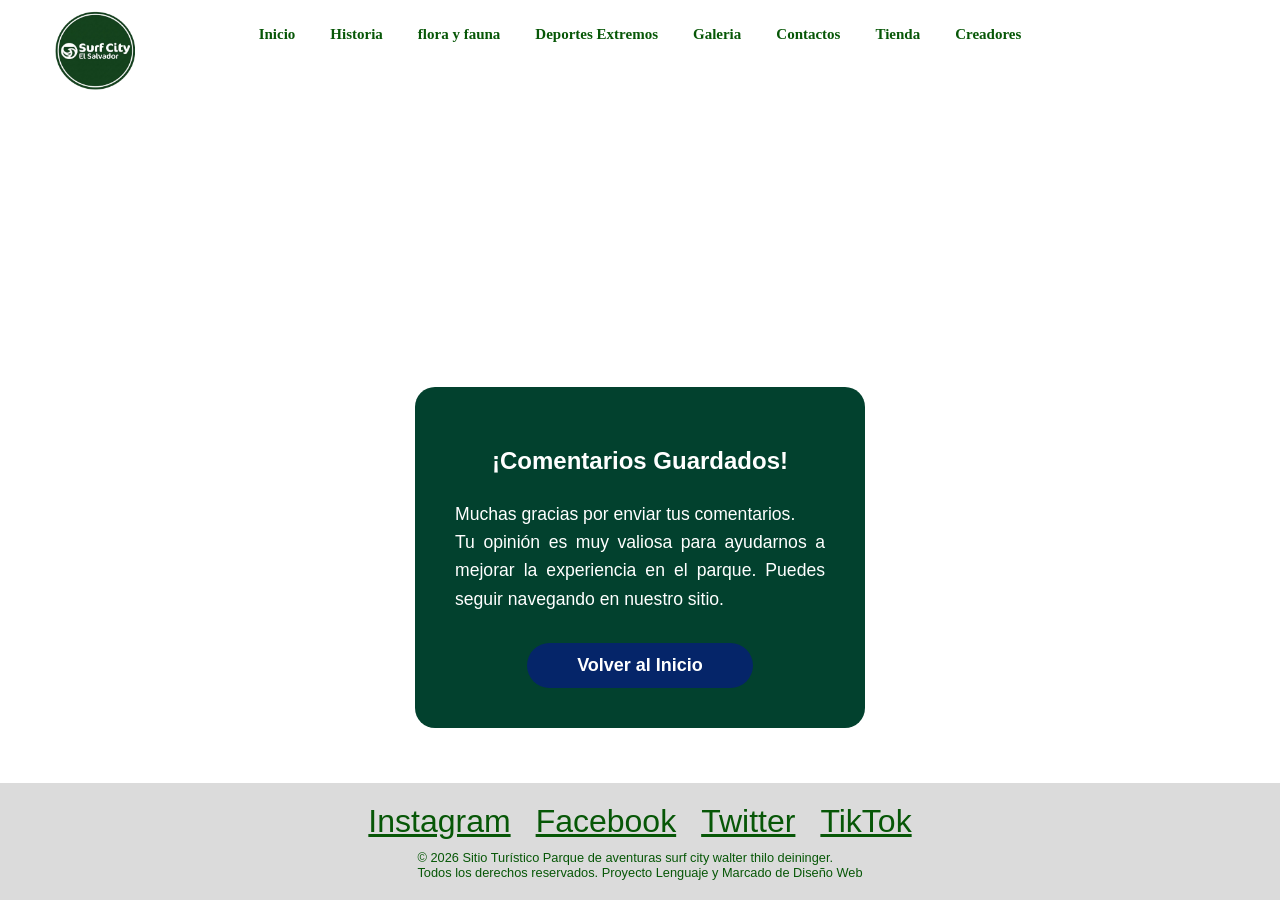
<file: formulario2.html>
<!DOCTYPE html>
<html lang="es">
<head>
    <meta charset="UTF-8">
    <meta name="viewport" content="width=device-width, initial-scale=1.0">
    <link rel="stylesheet" href="css/inicio.css">
    <link rel="stylesheet" href="css/form_estilo.css">
    <title>Gracias por tus comentarios</title>
</head>

<body id="fondo_portada">
    <header>
        <nav>   
            <img src="img\iconosurfcity3.png" class="logo">       
            
            <input type="checkbox" id="verificacion_menu">
            <label for="verificacion_menu" class="boton_menu">
                <span class="linea_hamburguesa"></span>
                <span class="linea_hamburguesa"></span>
                <span class="linea_hamburguesa"></span>
            </label>
            
            <ul class="lista_navegacion">
                <li><a class="menu1" href="index.html"> Inicio</a></li>
                <li><a class="menu1" href="acerca_de.html"> Historia</a></li>
                <li><a class="menu1" href="flora_fauna.html"> flora y fauna</a></li>
                <li><a class="menu1" href="deportes extremos.html"> Deportes Extremos</a></li>
                <li><a class="menu1" href="galeria.html"> Galeria</a></li>
                <li><a class="menu1" href="contactos.html"> Contactos</a></li>
                <li><a class="menu1" href="tienda.html"> Tienda</a></li>
                <li><a class="menu1" href="creadores.html"> Creadores</a></li>
            </ul>
        </nav>
    </header>

    <main id="contenedor_icono">
        <section class="seccion_formulario" style="width: 100%;">
            <div class="contenedor_formulario" style="text-align: center;">
                <h2 class="titulo_formulario">¡Comentarios Guardados!</h2>
                <p style="color: white; font-size: 1.1rem; line-height: 1.6; margin-bottom: 30px;">
                    Muchas gracias por enviar tus comentarios. <br>
                    Tu opinión es muy valiosa para ayudarnos a mejorar la experiencia en el parque. Puedes seguir navegando en nuestro sitio.
                </p>
                <a href="index.html" style="text-decoration: none;">
                    <button class="boton_enviar" type="button" style="display: inline-block;">Volver al Inicio</button>
                </a>
            </div>
        </section>
    </main>

    <footer>
        <div class="footer-redes">
            <a href="https://instagram.com" target="_blank">Instagram</a>
            <a href="https://facebook.com" target="_blank">Facebook</a>
            <a href="https://x.com" target="_blank">Twitter</a>
            <a href="https://tiktok.com" target="_blank">TikTok</a>
        </div>
        <p>&copy; 2026 Sitio Turístico Parque de aventuras surf city walter thilo deininger. <br> 
           Todos los derechos reservados. Proyecto Lenguaje y Marcado de Diseño Web</p>
    </footer>
    
</body>
</html>
</file>
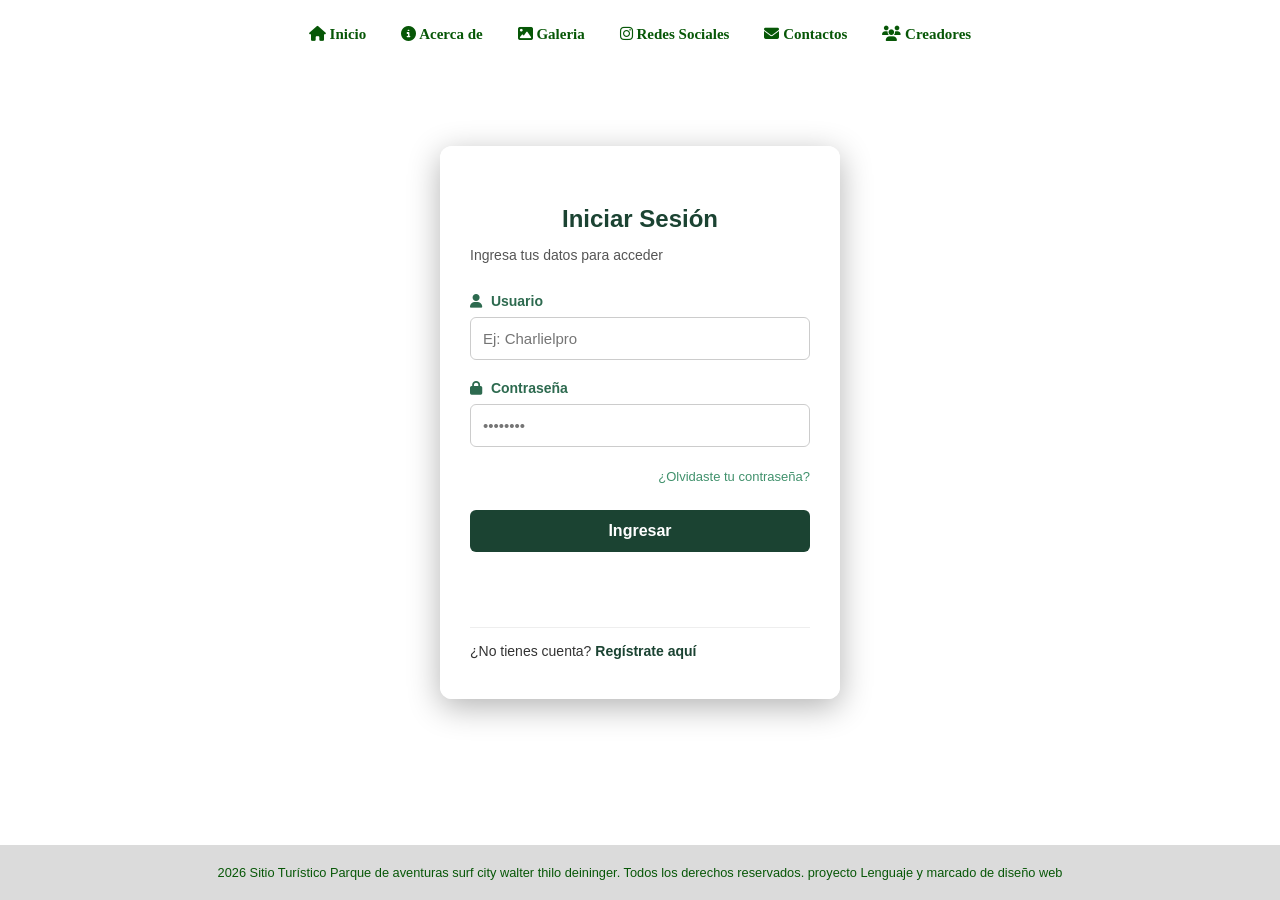
<file: Inicio.de.seccion.html>
<!DOCTYPE html>
<html lang="es">
<head>
    <meta charset="UTF-8">
    <meta name="viewport" content="width=device-width, initial-scale=1.0">
    <link rel="stylesheet" href="css/inicio.css">
    <link rel="stylesheet" href="css/redessociales.css"> 
    <link rel="stylesheet" href="https://cdnjs.cloudflare.com/ajax/libs/font-awesome/6.5.0/css/all.min.css">
    <title>Iniciar Sesión - Parque Walter Thilo Deininger</title>
</head>

<body id="fondo_portada">

    <header>
        <nav>          
            <ul class="lista-redes">
                <li><a class="menu1" href="inicio.html"><i class="fa-solid fa-house"></i> Inicio</a></li>
                <li><a class="menu1" href="acerca_de.html"><i class="fa-solid fa-circle-info"></i> Acerca de</a></li>
                <li><a class="menu1" href="galeria.html"><i class="fa-solid fa-image"></i> Galeria</a></li>
                <li><a class="menu1" href="redes_sociales.html"><i class="fa-brands fa-instagram"></i> Redes Sociales</a></li>
                <li><a class="menu1" href="contactos.html"><i class="fa-solid fa-envelope"></i> Contactos</a></li>
                <li><a class="menu1" href="creadores.html"><i class="fa-solid fa-users"></i> Creadores</a></li>
            </ul>
        </nav>
    </header>

    <main class="contenedor-login">
        <div class="tarjeta-login">
            <h2>Iniciar Sesión</h2>
            <p>Ingresa tus datos para acceder</p>

            <form action="#" method="POST">
                <div class="grupo-input">
                    <label for="usuario"><i class="fa-solid fa-user"></i> Usuario </label>
                    <input type="text" id="usuario" name="usuario" placeholder="Ej: Charlielpro" required>
                </div>

                <div class="grupo-input">
                    <label for="password"><i class="fa-solid fa-lock"></i> Contraseña</label>
                    <input type="password" id="password" name="password" placeholder="••••••••" required>
                </div>

                <div class="opciones-recuperacion">
                    <a href="recuperar_password.html" class="enlace-secundario">¿Olvidaste tu contraseña?</a>
                </div>

                <button type="submit" class="btn-login">Ingresar</button>
            </form>

            <div class="pie-tarjeta">
                <p>¿No tienes cuenta? <a href="registro.html" class="enlace-registro">Regístrate aquí</a></p>
            </div>
        </div>
    </main>

    <footer>
        <p> 2026 Sitio Turístico Parque de aventuras surf city walter thilo deininger. 
           Todos los derechos reservados. proyecto Lenguaje y marcado de diseño web</p>
    </footer>
    
</body>
</html>
</file>
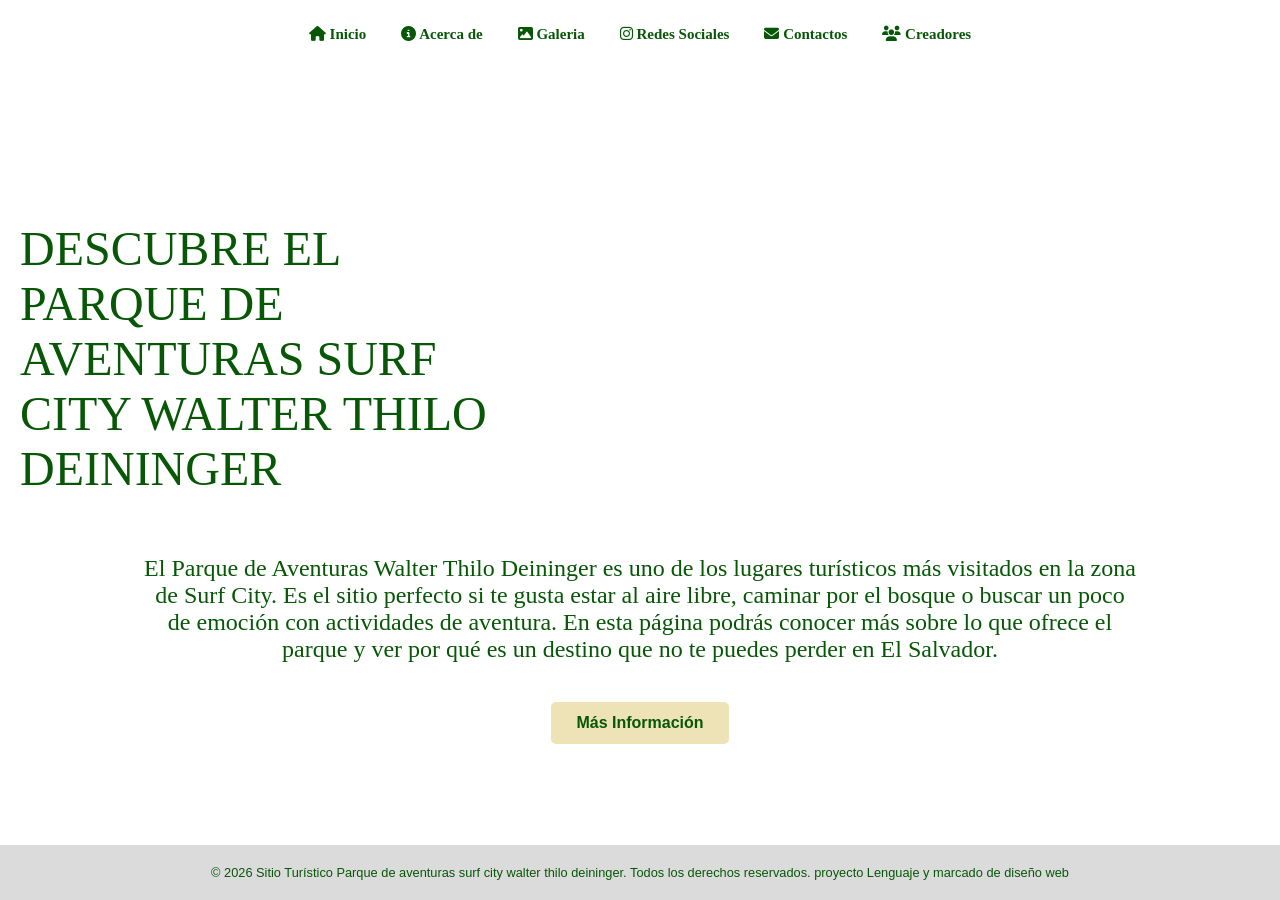
<file: inicio.html>
<!DOCTYPE html>
<html lang="en">
<head>
    <meta charset="UTF-8">
    <meta name="viewport" content="width=device-width, initial-scale=1.0">
    <link rel="stylesheet" href="css\inicio.css">
    <!--libreria de iconos-->
    <link rel="stylesheet" href="https://cdnjs.cloudflare.com/ajax/libs/font-awesome/6.5.0/css/all.min.css">
    <title>Parque de Aventuras Surf City Walter Thilo Deininger</title>
</head>
<!---Grupo de trabajo: 
    -jonathan solis SC262227
    -Paola Valdéz VR261803
    -Marcos ayala AP260351
    -Carlos Azucena AA260854-->

<body id="fondo_portada">

    <!-- Menú de Navegacion -->
    <header>
        <nav>          
            <ul>
                <li><a class="menu1" href="inicio.html"><i class="fa-solid fa-house"></i> Inicio</a></li>
                <li><a class="menu1" href="acerca_de.html"><i class="fa-solid fa-circle-info"></i> Acerca de</a></li>
                <li><a class="menu1" href="galeria.html"><i class="fa-solid fa-image"></i> Galeria</a></li>
                <li><a class="menu1" href="redes_sociales.html"><i class="fa-brands fa-instagram"></i> Redes Sociales</a></li>
                <li><a class="menu1" href="contactos.html"><i class="fa-solid fa-envelope"></i> Contactos</a></li>
                <li><a class="menu1" href="creadores.html"><i class="fa-solid fa-users"></i> Creadores</a></li>
            </ul>
        </nav>
    </header>
    <!-- Seccion Principal -->
    <main id="contenedor_icono">
        <section>
            <p class="estilo_titulos">Descubre el Parque de aventuras surf city walter thilo deininger</p>
            <p id="parrafo_principal">
                El Parque de Aventuras Walter Thilo Deininger es uno de los lugares turísticos más visitados 
                en la zona de Surf City. Es el sitio perfecto si te gusta estar al aire libre, caminar por el bosque
                 o buscar un poco de emoción con actividades de aventura. En esta página podrás conocer 
                 más sobre lo que ofrece el parque y ver por qué es un destino que no te puedes perder en El Salvador.

            </p>
            <a href="acerca_de.html"><button>Más Información</button></a>
        </section>
    </main>

    <!-- aqui va el footer -->
    <footer>
        <p>&copy; 2026 Sitio Turístico Parque de aventuras surf city walter thilo deininger. 
             Todos los derechos reservados. proyecto Lenguaje y marcado de diseño web</p>
    </footer>
    
</body>
</html>
</file>
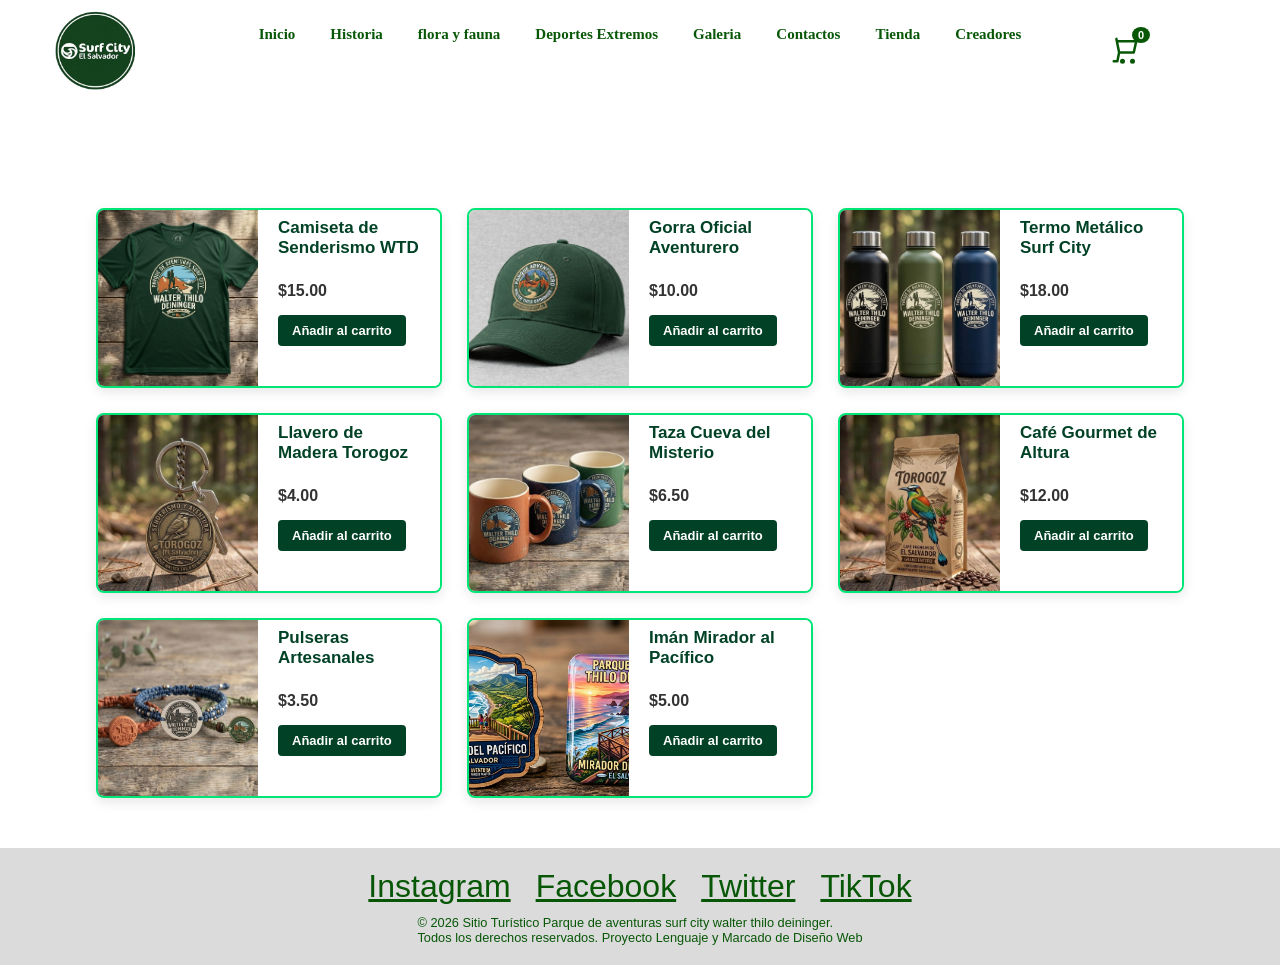
<file: tienda.html>
<!DOCTYPE html>
<html lang="en">
<head>
    <meta charset="UTF-8">
    <meta name="viewport" content="width=device-width, initial-scale=1.0">
    <link rel="stylesheet" href="css/inicio.css">
    <link rel="stylesheet" href="css/galeria_estilos.css">
    <link rel="stylesheet" href="https://cloudflare.com">
    <link rel="stylesheet" href="https://cdnjs.cloudflare.com/ajax/libs/font-awesome/6.5.0/css/all.min.css">
    <title>Parque Walter Thilo Deininger</title>
</head>
<!---Grupo de trabajo: 
-jonathan solis SC262227 
-Paola Valdéz VR261803 
-Marcos ayala AP260351 
-Carlos Azucena AA260854-->
<body id="fondo_portada">
<header>
        <nav>   
            <img src="img\iconosurfcity3.png" class="logo">       
            
            <a href="carrito.html" class="enlace_carrito_flotante">
                <!-- Dibujo SVG nativo del carrito en color verde para que cargue sin librerías externas -->
                <svg class="icono_carrito_svg" viewBox="0 0 24 24" fill="none" xmlns="http://w3.org" style="width: 30px; height: 30px;">
                    <path d="M6.29999 5H21L19 14H7.29999L5.12 3.11M7.29999 14L5.89 21H3M11 21C11 21.5523 10.5523 22 10 22C9.44772 22 9 21.5523 9 21C9 20.4477 9.44772 20 10 20C10.5523 20 11 20.4477 11 21ZM19 21C19 21.5523 18.5523 22 18 22C17.4477 22 17 21.5523 17 21C17 20.4477 17.4477 20 18 20C18.5523 20 19 20.4477 19 21Z" stroke="rgb(7,87,7)" stroke-width="2" stroke-linecap="round" stroke-linejoin="round"/>
                </svg>
                <span class="contador_carrito" id="numero_contador">0</span>
            </a>

            <input type="checkbox" id="verificacion_menu">
            <label for="verificacion_menu" class="boton_menu">
                <span class="linea_hamburguesa"></span>
                <span class="linea_hamburguesa"></span>
                <span class="linea_hamburguesa"></span>
            </label>
            
            <ul class="lista_navegacion">
                <li><a class="menu1" href="index.html"> Inicio</a></li>
                <li><a class="menu1" href="acerca_de.html"> Historia</a></li>
                <li><a class="menu1" href="flora_fauna.html"> flora y fauna</a></li>
                <li><a class="menu1" href="deportes extremos.html"> Deportes Extremos</a></li>
                <li><a class="menu1" href="galeria.html"> Galeria</a></li>
                <li><a class="menu1" href="contactos.html"> Contactos</a></li>
                <li><a class="menu1" href="tienda.html"> Tienda</a></li>
                <li><a class="menu1" href="creadores.html"> Creadores</a></li>
            </ul>
        </nav>
    </header>   

    <main id="contenedor_icono"></main>
    <br>
    
    <section>
        <div class="contenedor_tienda">
            
            <div class="tarjeta_producto tarjeta_foto">
                <a href="#prod1"><div class="foto_producto" id="regalo_1"></div></a>
                <div class="info_producto">
                    <h3>Camiseta de Senderismo WTD</h3>
                    <p class="precio_producto">$15.00</p>
                    <button class="btn_carrito">Añadir al carrito</button>
                </div>
            </div>

            <div class="tarjeta_producto tarjeta_foto">
                <a href="#prod2"><div class="foto_producto" id="regalo_2"></div></a>
                <div class="info_producto">
                    <h3>Gorra Oficial Aventurero</h3>
                    <p class="precio_producto">$10.00</p>
                    <button class="btn_carrito">Añadir al carrito</button>
                </div>
            </div>

            <div class="tarjeta_producto tarjeta_foto">
                <a href="#prod3"><div class="foto_producto" id="regalo_3"></div></a>
                <div class="info_producto">
                    <h3>Termo Metálico Surf City</h3>
                    <p class="precio_producto">$18.00</p>
                    <button class="btn_carrito">Añadir al carrito</button>
                </div>
            </div>

            <div class="tarjeta_producto tarjeta_foto">
                <a href="#prod4"><div class="foto_producto" id="regalo_4"></div></a>
                <div class="info_producto">
                    <h3>Llavero de Madera Torogoz</h3>
                    <p class="precio_producto">$4.00</p>
                    <button class="btn_carrito">Añadir al carrito</button>
                </div>
            </div>

            <div class="tarjeta_producto tarjeta_foto">
                <a href="#prod5"><div class="foto_producto" id="regalo_5"></div></a>
                <div class="info_producto">
                    <h3>Taza Cueva del Misterio</h3>
                    <p class="precio_producto">$6.50</p>
                    <button class="btn_carrito">Añadir al carrito</button>
                </div>
            </div>

            <div class="tarjeta_producto tarjeta_foto">
                <a href="#prod6"><div class="foto_producto" id="regalo_6"></div></a>
                <div class="info_producto">
                    <h3>Café Gourmet de Altura</h3>
                    <p class="precio_producto">$12.00</p>
                    <button class="btn_carrito">Añadir al carrito</button>
                </div>
            </div>

            <div class="tarjeta_producto tarjeta_foto">
                <a href="#prod7"><div class="foto_producto" id="regalo_7"></div></a>
                <div class="info_producto">
                    <h3>Pulseras Artesanales</h3>
                    <p class="precio_producto">$3.50</p>
                    <button class="btn_carrito">Añadir al carrito</button>
                </div>
            </div>

            <div class="tarjeta_producto tarjeta_foto">
                <a href="#prod8"><div class="foto_producto" id="regalo_8"></div></a>
                <div class="info_producto">
                    <h3>Imán Mirador al Pacífico</h3>
                    <p class="precio_producto">$5.00</p>
                    <button class="btn_carrito">Añadir al carrito</button>
                </div>
            </div>

        </div>

        <div id="prod1" class="pantalla_completa"><a href="#!" class="boton_cerrar">×</a><img src="img/regalo_camiseta.png"></div>
        <div id="prod2" class="pantalla_completa"><a href="#!" class="boton_cerrar">×</a><img src="img/regalo_gorra.png"></div>
        <div id="prod3" class="pantalla_completa"><a href="#!" class="boton_cerrar">×</a><img src="img/regalo_termo.png"></div>
        <div id="prod4" class="pantalla_completa"><a href="#!" class="boton_cerrar">×</a><img src="img/regalo_llavero.png"></div>
        <div id="prod5" class="pantalla_completa"><a href="#!" class="boton_cerrar">×</a><img src="img/regalo_taza.png"></div>
        <div id="prod6" class="pantalla_completa"><a href="#!" class="boton_cerrar">×</a><img src="img/regalo_cafe.png"></div>
        <div id="prod7" class="pantalla_completa"><a href="#!" class="boton_cerrar">×</a><img src="img/regalo_pulsera.png"></div>
        <div id="prod8" class="pantalla_completa"><a href="#!" class="boton_cerrar">×</a><img src="img/regalo_iman.png"></div>
    </section>

    <footer>
        <div class="footer-redes">
            <a href="https://instagram.com" target="_blank">Instagram</a>
            <a href="https://facebook.com" target="_blank">Facebook</a>
            <a href="https://x.com" target="_blank">Twitter</a>
            <a href="https://tiktok.com" target="_blank">TikTok</a>
        </div>
        <p>&copy; 2026 Sitio Turístico Parque de aventuras surf city walter thilo deininger. <br> Todos los derechos reservados. Proyecto Lenguaje y Marcado de Diseño Web</p>
    </footer>

    <script>
        let cantidad_productos = 0;
        const numero_burbuja = document.getElementById('numero_contador');
        const botones_compra = document.querySelectorAll('.btn_carrito');

        botones_compra.forEach(function(boton) {
            boton.addEventListener('click', function() {
                cantidad_productos = cantidad_productos + 1;
                numero_burbuja.textContent = cantidad_productos;
            });
        });
    </script>
</body>
</html>
</file>
<file: css/inicio.css>
body{
    margin:0; 
    padding:0; 
    height:100%; 
    min-height:100vh; 
    display:flex; 
    flex-direction:column; 
    font-family:Georgia, 'Times New Roman', Times, serif; 
}

#fondo_portada{
    background-color:white; 
}

header{
    position:absolute; 
    top:0; 
    width:100%; 
    background-color:rgba(255,255,255,0.7); 
    z-index: 100;
}

.logo{
    position:absolute; 
    top:10px; 
    left:55px; 
    width:80px; 
    height:80px; 
    background-size:contain; 
    background-repeat:no-repeat; 
    background-position:center; 
    z-index:5; 
}

nav ul{
     list-style:none; 
    display:flex; 
    justify-content:center; 
    align-items:center; 
    gap:35px; 
    flex-wrap:nowrap; 
    padding:25px 140px; 
    margin:0; 
}

nav li{
   white-space:nowrap; 
}

.menu1{
     font-family:'Calibri Light';
    font-size:15px;
    color:rgb(7,87,7);
    text-decoration:none;
    font-weight:bold;
}

nav a:hover{
<<<<<<< HEAD

    color:rgb(208,231,4); /* Cambia color al pasar mouse */

=======
    color:rgb(225,208,133); 
>>>>>>> ac847b8c589aa569981b7888c9d7ba087c75a40d
}

#verificacion_menu, .boton_menu {
    display: none;
}

main{
    flex:1; 
    display:flex; 
    justify-content:center; 
    align-items:center;
    text-align:center; 
    color:white; 
    padding-top: 140px;
}

.estilo_titulos{
    width:40%; 
    padding:20px; 
    margin-top:10px; 
    margin-bottom:10px; 
    text-align:left; 
    text-transform:uppercase; 
    font-size:3rem; 
    font-family:'Bodoni Moda'; 
    color:rgb(7,87,7);
}

.contenedor_titulo{
    width:90%; 
    margin:0 auto 40px auto; 
    padding:10px; 
    display:flex; 
    align-items:center; 
    justify-content:space-between; 
}

.imgtitulo{
    width:60%; 
    margin-right:20px;
    border-radius:2px; 
    animation:zoomRevelador 1s ease-out forwards; 
}

.imgtitulo2{
    width:40%;
    margin-right:0; 
    border-radius:2px; 
    display: block;
    margin: 0 auto 20px auto;
}

button{
    background-color:rgba(225,208,133,0.6); 
    color:rgb(7,87,7); 
    border:none; 
    padding:12px 25px; 
    border-radius:5px;
    font-size:1rem;
    font-weight:bold; 
    cursor:pointer;
    margin-bottom:50px; 
}

button:hover{
    background-color:#e34c006f;
}

footer{
    width:100%; 
    padding:20px 0; 
    background-color:rgba(196,195,195,0.6); 
    color:rgb(7,87,7); 
    text-align:center; 
    display:flex; 
    flex-direction:column; 
    justify-content:center; 
    align-items:center; 
    font-size:1em; 
    margin-top: auto;
}

.footer-redes{
    display:flex; 
    justify-content:center; 
    gap:25px;
    margin-bottom:10px;
}

.footer-redes a{
    color:rgb(7,87,7); 
    font-size:2rem; 
}

footer p{
    margin:0 auto; 
    max-width:90%; 
    font-size:0.8rem; 
}

#parrafo_principal{
    margin-left:10%; 
    margin-right:10%;
    padding:15px; 
    text-align:center; 
    font-size:1.5rem; 
    font-family:Georgia, Times, 'Times New Roman', serif; 
    color:rgb(7,87,7); 
}

*{
    box-sizing: border-box;
    font-family:'Trebuchet MS', Helvetica, sans-serif;
}

h1{
    font-size:2rem; 
}

p{
    font-size:1rem;
    text-align:justify;
}

@media screen and (max-width:992px){
    header{
        position:relative; 
        background-color:rgba(255,255,255,0.95);
        height: 100px;
        width: 100%;
    }

    nav {
        position: absolute;
        top: 0;
        left: 0;
        width: 100%;
        height: 100%;
    }

    .boton_menu {
        display: flex !important;
        flex-direction: column;
        justify-content: space-between;
        position: absolute;
        top: 35px;
        right: 30px;
        width: 35px;
        height: 25px;
        cursor: pointer;
        z-index: 110;
    }

    .linea_hamburguesa {
        width: 100%;
        height: 4px;
        background-color: rgb(7,87,7);
        border-radius: 2px;
        display: block;
    }

    nav .lista_navegacion{
        display: none;
        flex-direction:column;
        align-items:center; 
        padding:30px 20px;
        gap:20px;
        width: 100%;
        background-color: rgba(255,255,255,0.98);
        position: absolute;
        top: 100px;
        left: 0;
        z-index: 105;
        box-shadow: 0px 4px 10px rgba(0,0,0,0.1);
    }

    #verificacion_menu:checked ~ .lista_navegacion {
        display: flex !important;
    }

    nav li{
        margin:5px 0;
        white-space: nowrap;
    }

    .logo{
        position: absolute; 
        display:block;
        top: 10px;
        left: 20px;
        margin: 0;
        width:80px;
        height:80px;
    }

    main {
        padding-top: 20px;
    }

    .contenedor_titulo {
        flex-direction: column;
        width: 100%;
        gap: 20px;
    }

    .imgtitulo {
        width: 100%;
        margin-right: 0;
    }

    .estilo_titulos {
        width: 100%;
        text-align: center;
        font-size: 2rem;
        padding: 10px;
    }

    .imgtitulo2 {
        width: 80%;
        max-width: 350px;
    }

    #parrafo_principal {
        font-size: 1.2rem;
        margin-left: 5%;
        margin-right: 5%;
    }
}
</file>
<file: css/acercade.css>
#fondo_portada{  
<<<<<<< HEAD
    width:100%; /* Hace que el body ocupe todo el ancho */
    overflow-x:hidden; /* Evita el scroll horizontal */
    font-family:'Tahoma', sans-serif; /* Fuente principal */
    background:#f5f7f2; /* Color de fondo general */

   background-image:url("../img/fondo5.png");
    background-size:cover;
    background-position:center;
    background-repeat:no-repeat;
    background-attachment:fixed;
    
}
header {
    top: 0; /* top: 0: Pega el elemento exactamente al borde superior de la ventana */
    width: 100%; /* width: 100%: Hace que el menú ocupe todo el ancho horizontal de la pantalla */
    background:rgb(239, 239, 229); /* Fondo blanco */
    /*position: fixed; /*te va a seguir la barra de navegacion al bajar*/
    position: static; /*te va a seguir la barra de navegacion al bajar*/
    /*z-index: 1000; /* Asegura que el menú siempre esté por encima de cualquier otro elemento */
    /*z-index: 10; /* Asegura que el menú siempre esté por encima de cualquier otro elemento */
=======
    background-color: white;
}
header {
    top: 0; 
    width: 100%; 
    background-color: rgba(255, 255, 255, 0.7); 
    position: static; 
>>>>>>> ac847b8c589aa569981b7888c9d7ba087c75a40d
}

.logo2{
    background-size: contain;
    background-repeat: no-repeat;
    background-position: center;
    position: absolute;
    top: 5px;
    left: 50px;
    width: 190px;
    height: 100px;
    z-index: 5;
}

#contenedor_icono{
    flex-direction: column;
}
ul {
    list-style: none; 
    padding: 0; 
    margin: 0; 
}

.estilo_titulos{
    color: rgb(7, 87, 7);
    font-family: 'Bodoni Moda';  
    text-transform: uppercase; 
    margin-top: 10px;
    margin-bottom: 10px;
    padding: 50px;
    text-align: center;
    width: 90%;
    font-size: 3rem;
}
.pregunta {
    color: #2c3e50;
    font-family: 'Arial', sans-serif; 
    text-transform: none; 
    text-align: justify; 
    width: 100%; 
    padding: 0;
    font-size: 1.1rem; 
    line-height: 1.6; 
}
.tarjeta_historia {
    background-color: #f9f9f9; 
    border-radius: 20px;
    padding: 40px;
    box-shadow: 0 4px 15px rgba(0, 0, 0, 0.5);
    max-width: 80%;
<<<<<<< HEAD
    margin: 50px auto; /* Centra la tarjeta y le da aire arriba/abajo */
    color: #333; /* Texto oscuro para lectura fácil */
}
/* FOOTER */
footer{
    background:#d9d9d9;
    padding:20px;
    text-align:center;
    color:rgb(7,87,7);
}

.footer-redes{
    display:flex;
    justify-content:center;
    gap:20px;
    margin-bottom:10px;
}

.footer-redes a{
    color:rgb(7,87,7);
    text-decoration:none;
}
=======
    margin: 50px auto; 
    color: #333; 
}
>>>>>>> ac847b8c589aa569981b7888c9d7ba087c75a40d
</file>
<file: css/carrito_estilos.css>
.seccion_carrito {
    width: 85%;
    max-width: 1200px;
    margin: 40px auto;
    font-family: Arial, sans-serif;
}

.titulo_carrito {
    color: rgb(1, 65, 38);
    font-size: 2.5rem;
    font-family: 'Bodoni Moda', Georgia, serif;
    text-align: center;
    margin-bottom: 40px;
    text-transform: uppercase;
}

.contenedor_tabla_carrito {
    width: 100%;
    overflow-x: auto;
    background-color: white;
    border-radius: 12px;
    box-shadow: 0 8px 20px rgba(0,0,0,0.1);
    border: 2px solid rgb(1, 65, 38);
    margin-bottom: 40px;
}

.tabla_carrito {
    width: 100%;
    border-collapse: collapse;
    text-align: left;
}

.tabla_carrito th {
    background-color: rgb(1, 65, 38);
    color: white;
    padding: 15px;
    font-size: 16px;
    text-transform: uppercase;
}

.tabla_carrito td {
    padding: 15px;
    border-bottom: 1px solid #ddd;
    color: #333;
    font-size: 15px;
    vertical-align: middle;
}

.celda_producto {
    display: flex;
    align-items: center;
    gap: 15px;
}

.mini_foto {
    width: 60px;
    height: 60px;
    background-size: cover;
    background-position: center;
    border-radius: 6px;
    border: 1px solid #ddd;
}

#mini_1 { background-image: url('../img/regalo_camiseta.png'); }
#mini_2 { background-image: url('../img/regalo_gorra.png'); }

.contenedor_resumen_pago {
    display: flex;
    justify-content: flex-end;
    width: 100%;
}

.cuadro_resumen {
    background-color: #02412e;
    color: white;
    padding: 30px;
    border-radius: 20px;
    width: 100%;
    max-width: 400px;
    box-shadow: 0 8px 20px rgba(0,0,0,0.2);
}

.cuadro_resumen h3 {
    margin-top: 0;
    margin-bottom: 20px;
    text-align: center;
    font-size: 20px;
    border-bottom: 2px solid rgba(255, 255, 255, 0.2);
    padding-bottom: 10px;
}

.fila_resumen {
    display: flex;
    justify-content: space-between;
    margin-bottom: 15px;
    font-size: 16px;
}

.linea_division {
    border: 0;
    border-top: 1px solid rgba(255, 255, 255, 0.2);
    margin: 15px 0;
}

.total_pago {
    font-size: 20px;
    font-weight: bold;
    color: #d4e157;
}

.boton_pagar {
    display: block;
    width: 100%;
    background-color: #052569;
    color: white;
    border: none;
    padding: 12px;
    border-radius: 25px;
    font-size: 16px;
    font-weight: bold;
    cursor: pointer;
    transition: 0.3s;
    margin-top: 20px;
    text-align: center;
}

.boton_pagar:hover {
    background-color: #3553ff;
    transform: scale(1.03);
}

.enlace_regresar {
    display: block;
    text-align: center;
    color: #a5d6a7;
    margin-top: 15px;
    text-decoration: none;
    font-size: 14px;
    font-weight: bold;
}

.enlace_regresar:hover {
    text-decoration: underline;
}

@media screen and (max-width: 768px) {
    .contenedor_resumen_pago {
        justify-content: center;
    }
    
    .cuadro_resumen {
        max-width: 100%;
    }
    
    .tabla_carrito th, .tabla_carrito td {
        padding: 10px;
        font-size: 14px;
    }
    
    .mini_foto {
        width: 45px;
        height: 45px;
    }
}
</file>
<file: css/contactos.css>
*{
    margin:0; /* Elimina márgenes automáticos del navegador */
    padding:0; /* Elimina espacios internos automáticos */
    box-sizing:border-box; /* Hace que el padding y border no aumenten el tamaño total */
}

/* CONFIGURACIÓN GENERAL DE LA PÁGINA */
html,body{
    width:100%; /* Hace que el body ocupe todo el ancho */
    overflow-x:hidden; /* Evita el scroll horizontal */
    font-family:'Tahoma', sans-serif; /* Fuente principal */
     background-color:#f5f7f2;

    background-image:url("../img/fondo5.png");
    background-size:cover;
    background-position:center;
    background-repeat:no-repeat;
    background-attachment:fixed;
}

/* HEADER */
header{
    width:100%; /* Ocupa todo el ancho */
    background:rgb(239, 239, 229); /* Fondo blanco */
    position:static; /* Mantiene posición normal */
    z-index:10; /* Prioridad visual sobre otros elementos */
}

/* LOGO */
.logo2{
    background-size: contain;
    background-repeat: no-repeat;
    background-position: center;
    position: absolute;
    top: 5px;
    left: 50px;
    width: 190px;
    height: 100px;
    z-index: 5;
}

/* SECCIÓN TÍTULO */
.contacto{
    text-align:center; /* Centra el contenido */
    padding:60px 20px 20px; /* Espaciado interno */
}

/* TÍTULO PRINCIPAL */
.contacto h1{
    color:rgb(7,87,7); /* Color verde oscuro */
    font-size:6rem; /* Tamaño grande del texto */
    letter-spacing:5px; /* Espaciado entre letras */
    margin-bottom:280px; /* Separación inferior */
    font-family:'Bodoni Moda'; /* Fuente elegante */
}

/* SUBTÍTULO */
.contacto p{
    color:rgb(7,87,7); /* Color verde claro */
    font-size:1.5rem; /* Tamaño del texto */
    font-family:'Impact'; /* Fuente del párrafo */
    text-align: center; /* Centra el texto */
}

/* CONTENEDOR GENERAL */
.contacto-dos{
    width:100%; /* Ocupa todo el ancho */
    display:flex; /* Activa Flexbox */
    flex-direction:column; /* Coloca elementos verticalmente */
    align-items:center; /* Centra horizontalmente */
    gap:60px; /* Espacio entre secciones */
    padding:40px 20px 80px; /* Espaciado interno */
}

/* CONTENEDOR DE TARJETAS */
.info{
    width:100%; /* Todo el ancho disponible */
    max-width:1200px; /* Máximo ancho permitido */
    display:flex; /* Flexbox */
    gap:25px; /* Espacio entre tarjetas */
    flex-wrap:wrap; /* Permite bajar tarjetas */
    justify-content:center; /* Centra tarjetas */
}

/* TARJETAS */
.esetelefono{
    background:rgb(61,151,139); /* Fondo blanco */
    border-radius:25px; /* Bordes redondeados */
    padding:35px; /* Espaciado interno */
    flex:1; /* Todas ocupan el mismo espacio */
    min-width:280px; /* Tamaño mínimo */
    box-shadow:0 10px 25px rgb(61,151,139, 0.8); /* Sombra elegante */
    transition:0.3s ease; /* Animación suave */
}
.correo{
    background:rgb(61,151,139); /* Fondo blanco */
    border-radius:25px; /* Bordes redondeados */
    padding:35px; /* Espaciado interno */
    flex:1; /* Todas ocupan el mismo espacio */
    min-width:280px; /* Tamaño mínimo */
    box-shadow:0 -10px 25px rgb(61,151,139, 0.8); /* Sombra elegante */
    transition:0.3s ease-in; /* Animación suave */
}
.horarios{
    background:rgb(61,151,139); /* Fondo blanco */
    border-radius:25px; /* Bordes redondeados */
    padding:35px; /* Espaciado interno */
    flex:1; /* Todas ocupan el mismo espacio */
    min-width:280px; /* Tamaño mínimo */
    box-shadow:0 10px 25px rgb(61,151,139, 0.8); /* Sombra elegante */
    transition:0.3s ease; /* Animación suave */
}

/* EFECTO HOVER */
.esetelefono:hover,
.horarios:hover{
    transform:translateY(-20px); /* Eleva la tarjeta */
}
.correo:hover{
    transform:translateY(20px); /* Bajas la tarjeta */
}

/* TÍTULOS DE TARJETAS */
.esetelefono h3,
.correo h3,
.horarios h3{
    color:rgb(255, 255, 255); /* Verde oscuro */
    font-size:1.4rem; /* Tamaño texto */
    margin-bottom:20px; /* Separación abajo */
}

/* TEXTO DE TARJETAS */
.esetelefono p,
.correo p{
    color:rgb(208,231,4); /* Gris oscuro */
    line-height:1.7; /* Espacio entre líneas */
    text-align: center; /* Centra texto */
    font-size: 1.2rem; /* Tamaño del texto */
}
.horarios-container table tr td{
    color:rgb(208,231,4); /* Gris oscuro */
    line-height:1.7; /* Espacio entre líneas */
}

/* TABLA */
table{
    width:100%; /* Ocupa todo el ancho */
    border-collapse:collapse; /* Une bordes */
}

/* FILAS TABLA */
table tr{
    border-bottom:1px solid #fdfcfc; /* Línea inferior */
}

/* CELDAS TABLA */
table td{
    padding:12px 0; /* Espaciado vertical */
    
}

/* SECCIÓN UBICACIÓN */
.ubicacion{
    width:100%; /* Todo el ancho */
    max-width:1200px; /* Límite máximo */
    display:flex; /* Flexbox */
    flex-direction:column; /* Elementos en columna */
    gap:25px; /* Espacio entre elementos */
    padding:0 20px; /* Espacio lateral */
}

/* CONTENEDOR MAPA */
.mapa{
    width:100%; /* Todo el ancho */
}

/* TEXTO DIRECCIÓN */
.mapa p{
    text-align:center; /* Centra texto */
    color:rgb(7,87,7); /* Verde */
    font-size:2.5rem; /* Tamaño grande */
    margin-bottom:20px; /* Separación inferior */
    font-family:'Bodoni Moda'; /* Fuente elegante */
}

/* MAPA */
.mapa iframe{
    width:100%; /* Todo el ancho */
    height:500px; /* Altura fija */
    border-radius:25px; /* Bordes redondeados */
    box-shadow:0 10px 30px rgba(0, 0, 0, 0.838); /* Sombra */
}

/* TARJETA DIRECCIÓN */
.direccion{
    background:white; /* Fondo blanco */
    padding:30px; /* Espaciado interno */
    border-radius:20px; /* Bordes redondeados */
    box-shadow:0 10px 25px rgba(0,0,0,0.08); /* Sombra */
    text-align:center; /* Centra texto */
    line-height:1.8; /* Espaciado entre líneas */
    color:#333; /* Color texto */
}

/* SECCIÓN FORMULARIO */
.seccion_formulario{
    width:100%; /* Todo el ancho */
    display:flex; /* Flexbox */
    justify-content:center; /* Centra horizontalmente */
    padding:0 20px; /* Espacio lateral */
}

/* CONTENEDOR FORMULARIO */
.contenedor_formulario{
    width:100%; /* Todo el ancho disponible */
    max-width:950px; /* Máximo ancho */

    background: linear-gradient(
        135deg, /* Dirección del degradado */
        rgb(61,151,139), /* Primer color */
        rgb(208,231,4) /* Segundo color */
    );

    padding:50px; /* Espaciado interno */
    border-radius:35px; /* Bordes redondeados */

    box-shadow:0 15px 35px rgba(0,0,0,0.18); /* Sombra */

    border:4px solid rgb(252, 252, 252); /* Borde azul */
}

/* TÍTULO FORMULARIO */
.titulo_formulario{
    text-align:center; /* Centra texto */
    color:white; /* Color blanco */
    font-size:2.4rem; /* Tamaño */
    margin-bottom:40px; /* Espacio inferior */
    font-family:'Bodoni Moda'; /* Fuente elegante */
    letter-spacing:1px; /* Separación letras */
}

/* FORMULARIO */
.formulario_visita{
    display:flex; /* Flexbox */
    flex-direction:column; /* Elementos verticales */
    gap:25px; /* Espacio entre inputs */
}

/* CONTENEDOR INPUT */
.grupo_input{

    display:flex; /* Activa Flexbox */

    align-items:center; /* Centra verticalmente */

    gap:15px; /* Espacio entre icono y texto */

    background:rgba(255,255,255,0.15); /* Fondo transparente */

    padding:18px 20px; /* Espacio interno */

    border-radius:18px; /* Bordes redondeados */

    backdrop-filter:blur(5px); /* Efecto vidrio borroso */

    border:2px solid rgb(208,231,4); /* Borde amarillo */

    box-shadow:none; /* Quita sombras */

    transition:0.3s; /* Animación suave */

}

/* EFECTO HOVER */
.grupo_input:hover{

    border-color:rgb(5, 5, 5); /* Cambia borde a negro */

    transform:translateY(-2px); /* Sube un poco */

}

/* ICONOS */
.icono_campo{
    width:30px; /* Ancho icono */
    height:30px; /* Alto icono */
}

/* INPUTS */
.control{

    width:100%; /* Ocupa todo el ancho */

    border:none; /* Quita bordes */

    background:transparent; /* Fondo transparente */

    font-size:1rem; /* Tamaño del texto */

    outline:none; /* Quita borde azul automático */

    color:rgb(4, 4, 4); /* Texto negro */

}

/* INPUT Y TEXTAREA */
.grupo_input input,
.grupo_input textarea{
    cursor:text;
}
/* INPUT ACTIVO */
.control:focus{

    border:none; /* Sin borde */

    outline:none; /* Sin contorno */

    box-shadow:none; /* Sin sombra azul */

}

/* PLACEHOLDER */
.control::placeholder{
    color:rgba(0, 0, 0, 0.8); /* Color texto placeholder */
}

/* TEXTAREA */
textarea.control{
    resize:none; /* Impide redimensionar */
}

/* TEXTO CALIFICACIÓN */
.texto_calificacion{
    color:white;
    font-size:1.1rem;
    margin-bottom:15px;
    font-weight:bold;
}
/* EFECTO CUANDO ESCRIBES */
.grupo_input:focus-within{

    border-color:rgb(255, 255, 255);

    box-shadow:0 0 15px rgba(255, 255, 255, 0.4);

}

/* CONTENEDOR ESTRELLAS */
.estrellas_rating{
    display:flex; /* Flexbox */
    justify-content:center; /* Centra estrellas */
    flex-direction:row-reverse; /* Orden inverso */
    gap:8px; /* Espacio entre estrellas */
}

/* OCULTA INPUT RADIO */
.estrellas_rating input{
    display:none; /* Oculta botones radio */
}

/* ESTRELLAS */
.estrellas_rating label{
    font-size:2.3rem; /* Tamaño estrellas */
    color:rgba(255,255,255,0.4); /* Color gris */
    cursor:pointer; /* Cursor mano */
    transition:0.2s; /* Animación */
}

/* EFECTO ESTRELLAS */
.estrellas_rating input:checked ~ label,
.estrellas_rating label:hover,
.estrellas_rating label:hover ~ label{
    color:rgb(208,231,4); /* Amarillo */
    transform:scale(1.1); /* Aumenta tamaño */
}

/* TÉRMINOS */
.grupo_terminos{
    display:flex;
    align-items:center;
    gap:10px;
    color:white;
    font-size:0.95rem;
}

/* BOTÓN */
button{
    background:rgb(208,231,4); /* Fondo amarillo */
    color:rgb(7,87,7); /* Texto verde */

    border:none; /* Sin borde */

    padding:18px; /* Espaciado interno */

    border-radius:18px; /* Bordes redondeados */

    font-size:1rem; /* Tamaño texto */
    font-weight:bold; /* Negrita */

    cursor:pointer; /* Cursor mano */

    transition:0.3s; /* Animación */
}

/* HOVER BOTÓN */
button:hover{
    background:white; /* Fondo blanco */
    transform:translateY(-3px); /* Se eleva */
    box-shadow:0 8px 20px rgba(0,0,0,0.2); /* Sombra */
}

/* RESPONSIVE */
@media(max-width:768px){

    .contacto h1{
        font-size:2.5rem; /* Reduce tamaño del título */
    }

    .mapa iframe{
        height:350px; /* Reduce altura del mapa */
    }

    .contenedor_formulario{
        padding:30px; /* Reduce padding */
    }

    .logo2{
        width:140px; /* Reduce tamaño logo */
        left:10px; /* Lo acerca al borde */
    }
}
</file>
<file: css/form_estilo.css>
/* Estilos del Contenedor Principal */
.contenedor_formulario {
    background-color: #02412e; 
    padding: 40px;
    border-radius: 20px;
    width: 100%;
    max-width: 450px;
    margin: 0 auto; 
    color: white;
    font-family: sans-serif;
    margin-top: 15%;
}

.titulo_formulario {
    text-align: center;
    margin-bottom: 25px;
}

/* Estilo de los Inputs con Icono */
.grupo_input {
    display: flex;
    align-items: center;
    background: white;
    border-radius: 30px;
    padding: 5px 15px;
    margin-bottom: 20px;
    border: 2px solid #0019a7; 
}

/* TAMAÑO DE LOS ICONOS (Ajustado) */
.icono_campo {
    width: 22px;  
    height: 22px;
    margin-right: 10px;
    object-fit: contain;
}

.grupo_input input, 
.grupo_input textarea {
    border: none;
    outline: none;
    width: 100%;
    padding: 10px;
    font-size: 16px;
    background: transparent;
}

.grupo_textarea {
    border-radius: 20px;
    align-items: flex-start; 
    padding-top: 10px;
}

/* Sistema de Estrellas */
.contenedor_estrellas {
    text-align: center;
    margin-bottom: 20px;
}

.estrellas_rating {
    display: flex;
    flex-direction: row-reverse;
    justify-content: center;
    font-size: 30px;
}

.estrellas_rating input { display: none; }
.estrellas_rating label {
    color: #ccc;
    cursor: pointer;
}

.estrellas_rating input:checked ~ label,
.estrellas_rating label:hover,
.estrellas_rating label:hover ~ label {
    color: #d4e157;
}

/* Checkbox y Botón */
.grupo_terminos {
    font-size: 13px;
    margin-bottom: 25px;
    display: flex;
    align-items: center;
    gap: 10px;
}

.boton_enviar {
    display: block;
    margin: 0 auto;
    background-color: #052569; 
    color: white;
    border: none;
    padding: 12px 50px;
    border-radius: 25px;
    font-size: 18px;
    font-weight: bold;
    cursor: pointer;
    transition: 0.3s;
}

.boton_enviar:hover {
    background-color: #3553ff;
    transform: scale(1.05);
}
</file>
<file: css/creadores.css>
/* ==========================================
   ESTILOS DE LA PÁGINA DE CREADORES
   ========================================== */

/* Contenedor Base de la Sección */
.seccion-creadores {
    max-width: 1200px;
    margin: 60px auto;
    padding: 0 20px;
    text-align: center;
}

/* Título Principal */
.seccion-creadores h1 {
    color: #1e4620; /* Verde bosque profundo */
    font-family: 'Bodoni Moda', serif;
    font-size: 3rem;
    text-transform: uppercase;
    margin-bottom: 10px;
    letter-spacing: 1px;
}

/* Subtítulo */
.seccion-creadores .subtitulo {
    color: #666666;
    font-size: 1.1rem;
    margin-bottom: 50px;
}

/* Red de Tarjetas usando Grid (Súper alineado) */
.contenedor-tarjetas {
    display: grid;
    grid-template-columns: repeat(auto-fit, minmax(280px, 1fr));
    gap: 30px;
    justify-content: center;
    align-items: start;
}

/* Tarjeta Individual Estilo Minimalista Académico */
.tarjeta-usuario {
    background-color: #ffffff;
    border: 1px solid #e2ebe2;
    border-radius: 16px;
    padding: 35px 25px;
    box-shadow: 0 10px 25px rgba(0, 0, 0, 0.03);
    transition: transform 0.3s ease, box-shadow 0.3s ease;
    display: flex;
    flex-direction: column;
    align-items: center;
    text-align: center;
}

/* Animación sutil al pasar el mouse */
.tarjeta-usuario:hover {
    transform: translateY(-5px);
    box-shadow: 0 15px 35px rgba(30, 70, 32, 0.1);
    border-color: #a5d6a7;
}

/* Círculo del Icono */
.icono-usuario {
    width: 80px;
    height: 80px;
    background-color: #f4f8f4; /* Fondo verde muy suave */
    border-radius: 50%;
    display: flex;
    align-items: center;
    justify-content: center;
    margin-bottom: 20px;
    transition: background-color 0.3s ease;
}

.icono-usuario i {
    font-size: 2rem;
    color: #2e7d32; /* Icono verde */
}

.tarjeta-usuario:hover .icono-usuario {
    background-color: #2e7d32;
}

.tarjeta-usuario:hover .icono-usuario i {
    color: #ffffff;
}

/* Nombres de los integrantes */
.tarjeta-usuario h2 {
    font-size: 1.25rem;
    color: #1a1a1a;
    margin-bottom: 8px;
    font-weight: 600;
    line-height: 1.4;
}

/* Roles */
.tarjeta-usuario .rol {
    font-size: 0.9rem;
    color: #2e7d32;
    font-weight: bold;
    text-transform: uppercase;
    letter-spacing: 1px;
    margin-bottom: 6px;
}

/* Carné de la universidad */
.tarjeta-usuario .carne {
    font-size: 0.95rem;
    color: #777777;
    background-color: #f5f5f5;
    padding: 4px 12px;
    border-radius: 20px;
    font-family: monospace;
}

/* ==========================================
   ESTILOS GENERALES DEL FOOTER
   ========================================== */
footer {
    background-color: #ffffff;
    border-top: 1px solid #e2ebe2;
    padding: 40px 20px;
    text-align: center;
    margin-top: 8px;
}

.footer-redes {
    display: flex;
    justify-content: center;
    gap: 25px;
    margin-bottom: 15px;
}

.footer-redes a {
    color: #2e7d32;
    font-size: 1.5rem;
    transition: color 0.2s ease, transform 0.2s ease;
}

.footer-redes a:hover {
    color: #1e4620;
    transform: scale(1.1);
}

footer p {
    font-size: 0.85rem;
    color: #666666;
    line-height: 1.6;
}
</file>
<file: css/flora_fauna.css>
/* =========================
   CONFIGURACIÓN GENERAL
========================= */

*{
    margin:0;
    padding:0;
    box-sizing:border-box;
}

body{
    font-family:Arial, sans-serif;
    background:#f5f5f5;
    overflow-x:hidden;
}

/* =========================
   HEADER Y MENÚ
========================= */

header{
    width:100%;
    background:white;
    box-shadow:0 2px 10px rgba(0,0,0,0.1);
    position:sticky;
    top:0;
    z-index:100;
}

nav{
    width:90%;
    margin:auto;
    min-height:100px;

    display:flex;
    justify-content:space-between;
    align-items:center;

    position:relative;
}

/* LOGO */

.logo3{
    width:190px;
    height:auto;
    object-fit:contain;
}

/* MENÚ */

.lista_navegacion{
    display:flex;
    align-items:center;
    gap:30px;

    list-style:none;
}

.lista_navegacion li{
    list-style:none;
}

.menu1{
    text-decoration:none;
    color:rgb(1, 65, 38);
    font-weight:bold;
    font-size:17px;

    transition:0.3s;
}

.menu1:hover{
    color:#0f9d58;
}

/* =========================
   CONTENIDO PRINCIPAL
========================= */

.bloque_principal{
    width:90%;
    margin:50px auto;
}

/* =========================
   SECCIONES
========================= */

.bloque_seccion{
    margin-bottom:70px;
}

.titulo_seccion{
    font-size:32px;
    color:rgb(1, 65, 38);

    border-bottom:4px solid rgb(1, 65, 38);

    padding-bottom:12px;
    margin-bottom:35px;
}

.titulo_seccion i{
    margin-right:10px;
}

/* =========================
   GRID DE TARJETAS
========================= */

.cuadricula_naturaleza{
    display:grid;

    grid-template-columns:repeat(3, 1fr);

    gap:30px;
}

/* =========================
   TARJETAS
========================= */

.tarjeta_naturaleza{
    background:white;

    border-radius:15px;

    overflow:hidden;

    box-shadow:0 8px 20px rgba(0,0,0,0.12);

    transition:0.3s;

    display:flex;
    flex-direction:column;
}

.tarjeta_naturaleza:hover{
    transform:translateY(-10px);

    box-shadow:0 12px 30px rgba(0,0,0,0.2);
}

/* =========================
   IMÁGENES
========================= */

.cuadro_foto{
    width:100%;
    height:250px;

    overflow:hidden;

    position:relative;
}

.cuadro_foto img{
    width:100%;
    height:100%;

    object-fit:cover;

    transition:0.5s;
}

.tarjeta_naturaleza:hover .cuadro_foto img{
    transform:scale(1.08);
}

/* =========================
   ETIQUETAS
========================= */

.etiqueta{
    position:absolute;

    top:15px;
    left:15px;

    padding:7px 14px;

    border-radius:30px;

    color:white;

    font-size:12px;
    font-weight:bold;

    text-transform:uppercase;
}

.etiqueta.flora{
    background:#2e7d32;
}

.etiqueta.fauna{
    background:#e65100;
}

.etiqueta.cueva{
    background:#455a64;
}

/* =========================
   DATOS TARJETA
========================= */

.datos_tarjeta{
    padding:25px;

    display:flex;
    flex-direction:column;

    flex-grow:1;
}

.datos_tarjeta h3{
    color:rgb(1, 65, 38);

    font-size:24px;

    margin-bottom:8px;
}

.nombre_cientifico{
    font-style:italic;

    color:#666;

    margin-bottom:15px;
}

.descripcion{
    line-height:1.6;

    color:#444;

    margin-bottom:25px;

    flex-grow:1;
}

/* =========================
   BOTÓN
========================= */

.boton_agrandar{
    align-self:flex-start;

    background:rgb(1, 65, 38);

    color:white;

    text-decoration:none;

    padding:12px 20px;

    border-radius:8px;

    font-size:14px;
    font-weight:bold;

    transition:0.3s;
}

.boton_agrandar:hover{
    background:rgb(0, 45, 25);
}

.boton_agrandar i{
    margin-left:6px;
}

/* =========================
   PANTALLA COMPLETA
========================= */

.pantalla_completa{
    position:fixed;

    top:0;
    left:0;

    width:100%;
    height:100%;

    background:rgba(0,0,0,0.9);

    display:none;

    justify-content:center;
    align-items:center;

    z-index:1000;
}

.pantalla_completa:target{
    display:flex;
}

.pantalla_completa img{
    max-width:85%;
    max-height:85%;

    border:4px solid white;

    border-radius:10px;
}

/* BOTÓN CERRAR */

.boton_cerrar{
    position:absolute;

    top:20px;
    right:40px;

    color:white;

    font-size:60px;

    text-decoration:none;
}

/* =========================
   FOOTER
========================= */

footer{
    background:#d9d9d9;

    padding:30px;

    text-align:center;

    color:rgb(1, 65, 38);
}

.footer-redes{
    display:flex;

    justify-content:center;

    gap:25px;

    margin-bottom:15px;
}

.footer-redes a{
    color:rgb(1, 65, 38);

    font-size:28px;

    transition:0.3s;
}

.footer-redes a:hover{
    transform:scale(1.2);

    color:#0f9d58;
}

footer p{
    line-height:1.6;
}

/* =========================
   RESPONSIVE
========================= */

@media(max-width:1000px){

    .cuadricula_naturaleza{
        grid-template-columns:repeat(2,1fr);
    }

    nav{
        flex-direction:column;

        padding:20px 0;
    }

    .lista_navegacion{
        flex-wrap:wrap;
        justify-content:center;

        margin-top:20px;
    }

}

@media(max-width:700px){

    .cuadricula_naturaleza{
        grid-template-columns:1fr;
    }

    .titulo_seccion{
        font-size:26px;
    }

    .menu1{
        font-size:15px;
    }

    .logo3{
        width:150px;
    }

}
</file>
<file: css/redessociales.css>
.redes{
    display: flex;
    flex-direction: column; /* posiciona */
    align-items: flex-start;
    gap: 30px; /* espacio entre imágenes */
    margin-left: 0px;
    margin-right: auto;
    margin-top: 60px;
}


.redes img{
    width: 75px; /* tamaño */
    height: 75px;
    object-fit: contain;
    cursor: pointer;
    transition: transform 0.2s ease;
}

.redes img:hover{
    transform: scale(1.2); /* efecto al pasar mouse */
}
.info{
    max-width: 400px;
    margin-left: auto;
    margin-right: 20px;
}
.info h2{
    font-size: 28px;
    margin-bottom: 10px;
}

/* Centrar el contenedor en la pantalla */
.contenedor-login {
    display: flex;
    justify-content: center;
    align-items: center;
    min-height: 80vh; /* Ajusta según el alto del header y footer */
    padding: 20px;
    box-sizing: border-box;
}

/* Tarjeta contenedora del formulario */
.tarjeta-login {
    background: rgba(255, 255, 255, 0.9); /* Fondo blanco con 90% de opacidad */
    backdrop-filter: blur(10px); /* Efecto difuminado moderno */
    padding: 40px 30px;
    border-radius: 12px;
    box-shadow: 0 8px 32px 0 rgba(0, 0, 0, 0.3);
    width: 100%;
    max-width: 400px;
    text-align: center;
}

/* Títulos */
.tarjeta-login h2 {
    color: #1b4332; /* Tono verde oscuro acorde al parque turístico */
    margin-bottom: 5px;
    font-family: Arial, sans-serif;
}

.tarjeta-login p {
    color: #555;
    font-size: 14px;
    margin-bottom: 30px;
}

/* Grupos de inputs */
.grupo-input {
    text-align: left;
    margin-bottom: 20px;
}

.grupo-input label {
    display: block;
    margin-bottom: 8px;
    color: #2d6a4f;
    font-weight: bold;
    font-size: 14px;
}

.grupo-input label i {
    margin-right: 5px;
}

.grupo-input input {
    width: 100%;
    padding: 12px;
    border: 1px solid #ccc;
    border-radius: 6px;
    font-size: 15px;
    box-sizing: border-box;
    transition: all 0.3s ease;
}

/* Efecto Focus al hacer click en los inputs */
.grupo-input input:focus {
    border-color: #52b788;
    outline: none;
    box-shadow: 0 0 5px rgba(82, 183, 136, 0.5);
}

/* Opciones extras (Olvidaste contraseña) */
.opciones-recuperacion {
    text-align: right;
    margin-bottom: 25px;
}

.enlace-secundario {
    color: #40916c;
    font-size: 13px;
    text-decoration: none;
}

.enlace-secundario:hover {
    text-decoration: underline;
}

/* Botón de envío */
.btn-login {
    background-color: #1b4332; /* Mismo color principal de la marca */
    color: white;
    border: none;
    padding: 12px;
    width: 100%;
    border-radius: 6px;
    font-size: 16px;
    font-weight: bold;
    cursor: pointer;
    transition: background 0.3s ease;
}

.btn-login:hover {
    background-color: #2d6a4f;
}

/* Pie de la tarjeta (Crear cuenta) */
.pie-tarjeta {
    margin-top: 25px;
    border-top: 1px solid #eee;
    padding-top: 15px;
}

.pie-tarjeta p {
    margin: 0;
    color: #333;
}

.enlace-registro {
    color: #1b4332;
    font-weight: bold;
    text-decoration: none;
}

.enlace-registro:hover {
    text-decoration: underline;
}
</file>
<file: css/galeria_estilos.css>
.contenedor_galeria {
  display: grid;
  grid-template-columns: repeat(4, 1fr); 
  gap: 20px;
  width: 80%; 
  margin: 50px auto; 
}

.tarjeta_foto {
  background-color: white;
  border-radius: 8px;
  overflow: hidden; 
  box-shadow: 0 0 10px rgba(0, 230, 118, 0.2);
  border: 2px solid rgb(0, 230, 118);
  display: flex;
  flex-direction: column;
  transition: transform 0.3s ease, box-shadow 0.3s ease;
}

.tarjeta_foto:hover {
  box-shadow: 0 0 20px rgb(0, 230, 118), 0 0 30px rgba(0, 230, 118, 0.6);
}

.foto_contenedor {
  width: 100%;
  aspect-ratio: 1 / 1; 
  background-size: cover;
  background-position: center;
  transition: transform 0.5s ease; 
}

.tarjeta_foto:hover .foto_contenedor {
  transform: scale(1.1); 
}

#foto_1 { background-image: url('../img/entrada1.png'); }
#foto_2 { background-image: url('../img/entrada3.jpg'); }
#foto_3 { background-image: url('../img/juegos1.jpg'); }
#foto_4 { background-image: url('../img/entrada4.jpg'); }
#foto_5 { background-image: url('../img/actividades1.jpg'); }
#foto_6 { background-image: url('../img/centro1.png'); }
#foto_7 { background-image: url('../img/centro2.png'); }
#foto_8 { background-image: url('../img/guia1.jpg'); }
#foto_9 { background-image: url('../img/cueva1.png'); }
#foto_10 { background-image: url('../img/cueva2.jpg'); }
#foto_11 { background-image: url('../img/escalar1.jpg'); }
#foto_12 { background-image: url('../img/rapel.jpg'); }
#foto_13 { background-image: url('../img/camping.jpg'); }
#foto_14 { background-image: url('../img/obstaculos1.jpg'); }
#foto_15 { background-image: url('../img/mirador1.jpg'); }
#foto_16 { background-image: url('../img/nacimiento1.jpg'); }

.info_texto {
  padding: 15px;
  text-align: center;
  background: rgb(1, 65, 38);
  z-index: 5;
}

.texto_blanco_galeria {
  color: white !important;
  margin: 0;
  font-size: 1.1rem;
}

.pantalla_completa {
  position: fixed;
  top: 0; left: 0;
  width: 100%; height: 100%;
  background: rgba(0,0,0,0.9);
  display: none; 
  justify-content: center;
  align-items: center;
  z-index: 1000;
}

.pantalla_completa:target { display: flex; 
} 

.pantalla_completa img {
  max-width: 85%;
  max-height: 85%;
  border: 4px solid white;
}

.boton_cerrar {
  position: absolute;
  top: 20px; right: 40px;
  color: white;
  font-size: 60px;
  text-decoration: none;
}

.logo3{
    background-size: contain;
    background-repeat: no-repeat;
    background-position: center;
    position: absolute;
    top: 5px;
    left: 50px;
    width: 190px;
    height: 100px;
    z-index: 5;
}

.contenedor_tienda {
    display: grid;
    grid-template-columns: repeat(3, 1fr);
    gap: 25px;
    width: 85%;
    margin: 50px auto;
}

.tarjeta_producto {
    background-color: white;
    border-radius: 8px;
    overflow: hidden;
    box-shadow: 0 4px 12px rgba(0,0,0,0.1);
    display: flex;
    flex-direction: row;
    height: 180px;
}

.foto_producto {
    width: 160px;
    height: 100%;
    background-size: cover;
    background-position: center;
    transition: transform 0.5s ease;
}

.tarjeta_producto:hover .foto_producto {
    transform: scale(1.1);
}

.info_producto {
    padding: 20px;
    display: flex;
    flex-direction: column;
    justify-content: center;
    align-items: flex-start;
    background: white;
    flex: 1;
}

.info_producto h3 {
    font-size: 17px;
    color: rgb(1, 65, 38);
    margin-bottom: 8px;
}

.precio_producto {
    font-size: 16px;
    font-weight: bold;
    color: #333;
    margin-bottom: 15px;
}

.btn_carrito {
    background-color: rgb(1, 65, 38);
    color: white;
    border: none;
    padding: 8px 14px;
    font-size: 13px;
    border-radius: 4px;
    cursor: pointer;
    transition: background 0.3s ease;
}

.btn_carrito:hover {
    background-color: rgb(0, 45, 25);
}

#regalo_1 { background-image: url('../img/regalo_camiseta.png'); }
#regalo_2 { background-image: url('../img/regalo_gorra.png'); }
#regalo_3 { background-image: url('../img/regalo_termo.png'); }
#regalo_4 { background-image: url('../img/regalo_llavero.png'); }
#regalo_5 { background-image: url('../img/regalo_taza.png'); }
#regalo_6 { background-image: url('../img/regalo_cafe.png'); }
#regalo_7 { background-image: url('../img/regalo_pulsera.png'); }
#regalo_8 { background-image: url('../img/regalo_iman.png'); }

.enlace_carrito_flotante {
    position: absolute;
    top: 35px;
    right: 140px; 
    display: flex;
    align-items: center;
    text-decoration: none;
    z-index: 120;
    transition: transform 0.2s ease;
}

.enlace_carrito_flotante:hover {
    transform: scale(1.1);
}

.icono_carrito_svg path {
    stroke: rgb(7, 87, 7) !important;
}

.contador_carrito {
    background-color: rgb(7, 87, 7);
    color: white;
    font-size: 11px;
    font-weight: bold;
    border-radius: 50%;
    padding: 2px 6px;
    position: absolute;
    top: -8px;
    right: -10px;
    font-family: Arial, sans-serif;
    min-width: 18px;
    text-align: center;
}

@media (max-width: 992px) {
    .contenedor_galeria {
        grid-template-columns: repeat(2, 1fr);
        width: 90%;
    }
    .contenedor_tienda {
        grid-template-columns: repeat(2, 1fr);
        width: 90%;
    }
    .enlace_carrito_flotante {
        right: 90px; 
        top: 35px;
    }
}

@media (max-width: 600px) {
    .contenedor_galeria {
        grid-template-columns: 1fr;
    }
    .contenedor_tienda {
        grid-template-columns: 1fr;
    }
    .tarjeta_producto {
        flex-direction: column;
        height: auto;
    }
    .foto_producto {
        width: 100%;
        height: 200px;
    }
}
</file>
